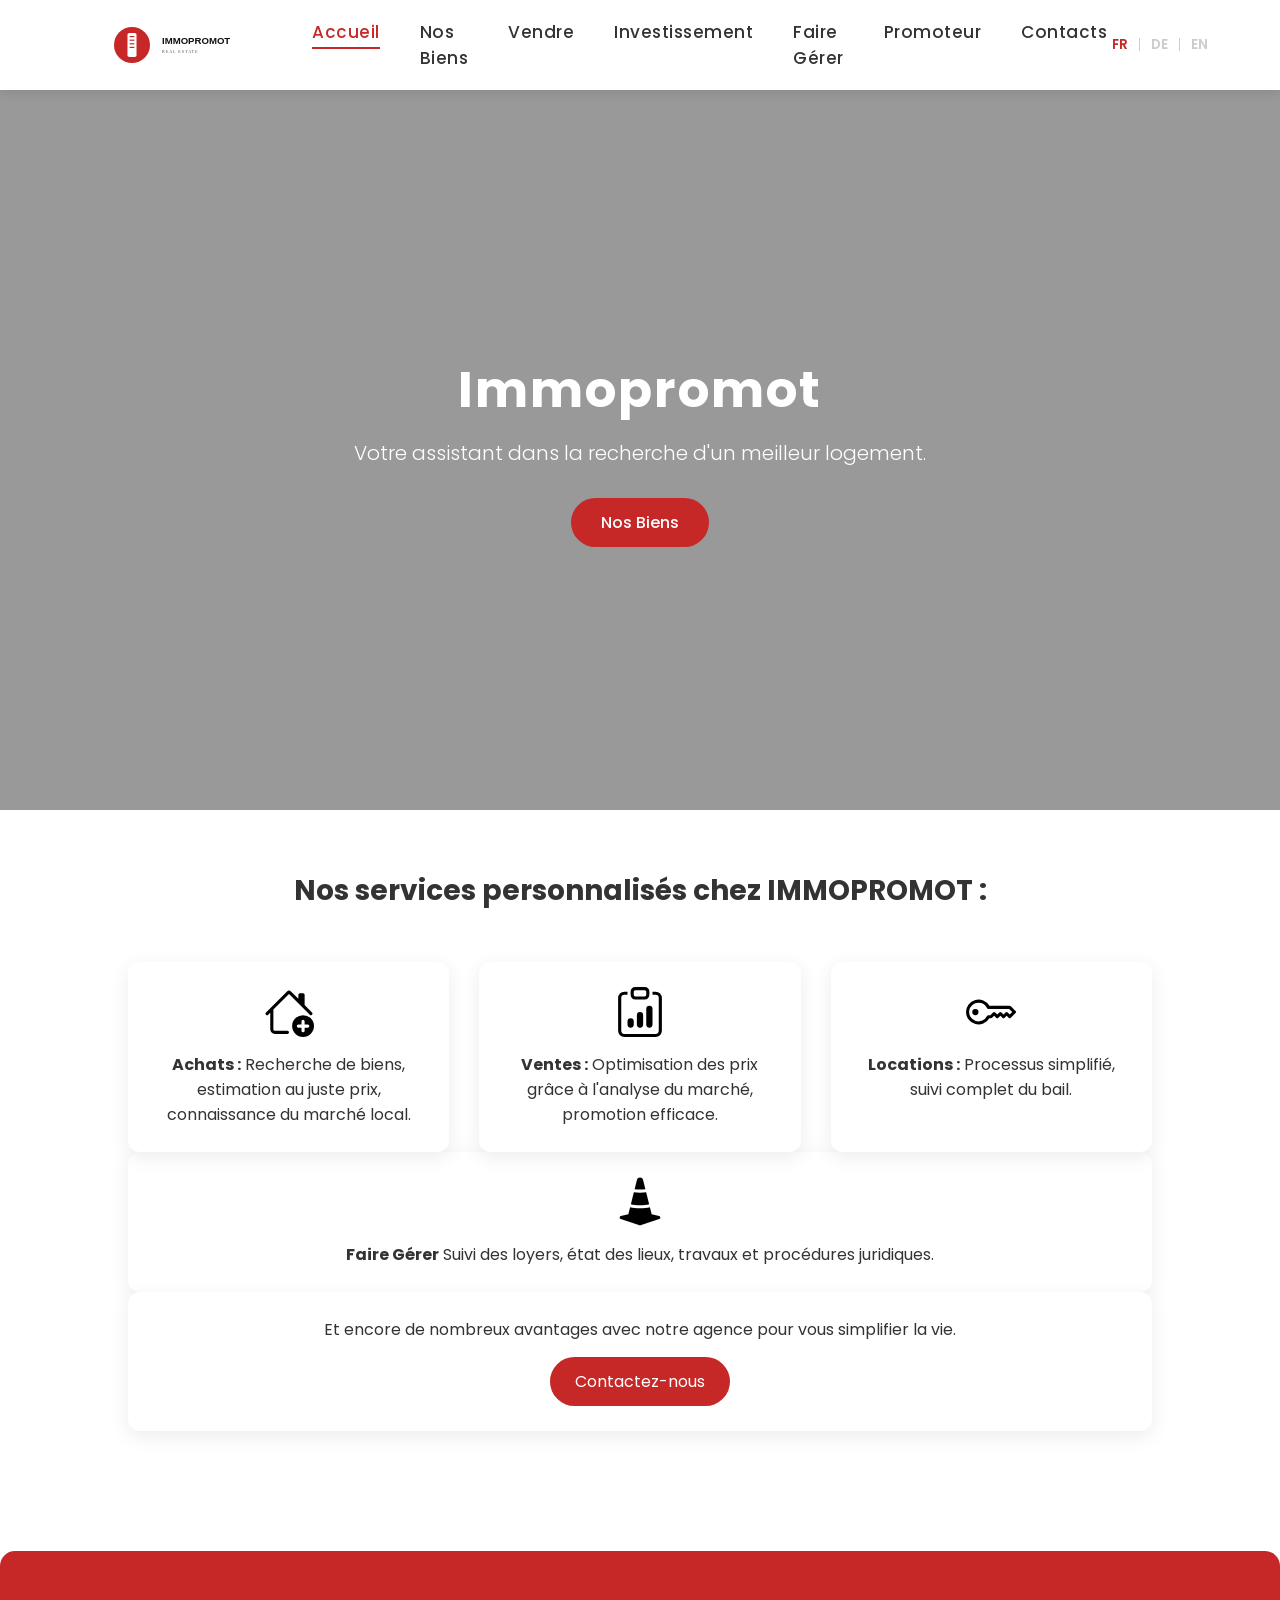
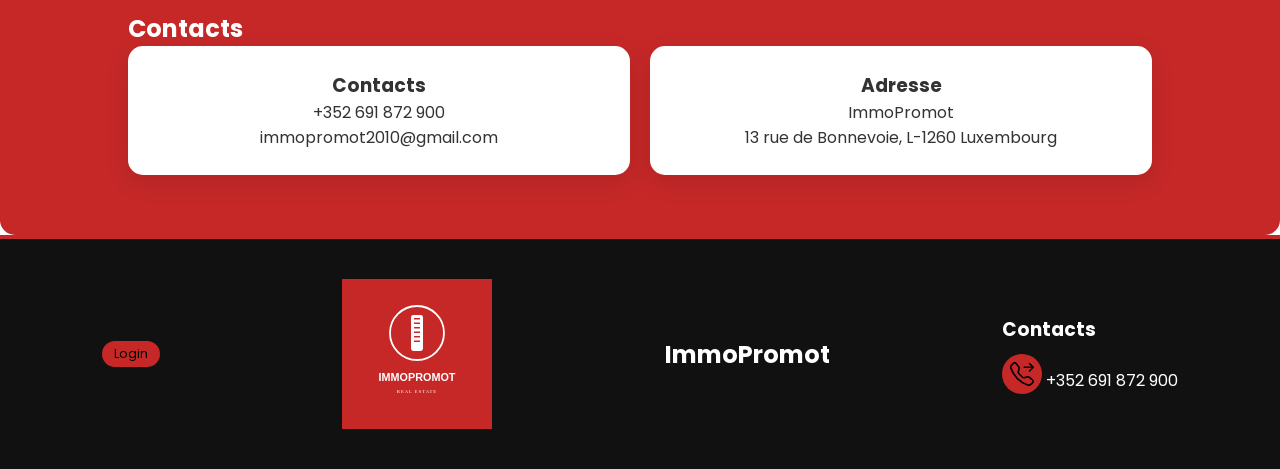
<file: index.html>
<!DOCTYPE html>
<html lang="fr">

<head>
    <meta charset="UTF-8" />
    <meta name="viewport" content="width=device-width, initial-scale=1" />
    <title>ImmoPromot</title>
    <link rel="icon" type="image/x-icon" href="./img/favicon.ico">
    <style>
        /* --- Grundreset und Font --- */
        @import url('https://fonts.googleapis.com/css2?family=Poppins:wght@300;400;500;600&display=swap');

        * {
            margin: 0;
            padding: 0;
            box-sizing: border-box;
            font-family: "Poppins", sans-serif;
        }

        body,
        html {
            width: 100%;
            margin: 0;
            padding: 0;
            background: #ffffff;
            color: #333;
            scroll-behavior: smooth;
        }

        /* --- HEADER --- */
        header {
            display: flex;
            justify-content: space-between;
            align-items: center;
            padding: 15px 8%;
            background: white;
            box-shadow: 0 3px 10px rgba(0, 0, 0, 0.1);
            position: sticky;
            top: 0;
            z-index: 1000;
        }

        #headerlogo {
            height: 60px;
        }

        nav#navmenu ul {
            display: flex;
            list-style: none;
            gap: 40px;
        }

        nav#navmenu a {
            text-decoration: none;
            color: #333;
            font-weight: 500;
            font-size: 17px;
            letter-spacing: 0.5px;
            position: relative;
            transition: 0.3s;
        }

        nav#navmenu a::after {
            content: "";
            position: absolute;
            width: 0%;
            height: 2px;
            background: #c62828;
            left: 0;
            bottom: -5px;
            transition: 0.3s;
        }

        nav#navmenu a:hover::after,
        nav#navmenu .active::after {
            width: 100%;
        }

        nav#navmenu a:hover,
        nav#navmenu .active {
            color: #c62828;
        }

        /* Sprach-Switcher Styling */
        .header-controls {
            display: flex;
            align-items: center;
            gap: 20px;
        }

        .lang-switcher {
            display: flex;
            align-items: center;
            gap: 5px;
            font-weight: 600;
            font-size: 14px;
        }

        .lang-btn {
            cursor: pointer;
            border: none;
            background: none;
            color: #ccc;
            transition: 0.3s;
            padding: 0 5px;
            font-weight: 600;
        }

        .lang-btn.active {
            color: #c62828;
        }

        .lang-divider {
            color: #ccc;
            font-weight: 300;
        }

        /* --- Hamburger Menü --- */
        #hamburger {
            cursor: pointer;
            width: 30px;
            height: 25px;
            display: none;
            flex-direction: column;
            justify-content: space-between;
            z-index: 1001;
        }

        #hamburger span {
            display: block;
            height: 3px;
            background: #c62828;
            border-radius: 2px;
            transition: 0.4s;
        }

        #hamburger.active span:nth-child(1) {
            transform: rotate(45deg) translate(5px, 5px);
        }

        #hamburger.active span:nth-child(2) {
            opacity: 0;
        }

        #hamburger.active span:nth-child(3) {
            transform: rotate(-45deg) translate(6px, -6px);
        }

        /* --- Overlay --- */
        #overlay {
            position: fixed;
            top: 0;
            left: 0;
            width: 100vw;
            height: 100vh;
            background: rgba(0, 0, 0, 0.4);
            opacity: 0;
            pointer-events: none;
            transition: 0.3s ease;
            z-index: 998;
        }

        #overlay.active {
            opacity: 1;
            pointer-events: auto;
        }

        /* --- HERO SECTION --- */
        #Background {
            height: 80vh;
            background: linear-gradient(rgba(0, 0, 0, 0.4), rgba(0, 0, 0, 0.4)),
                url("https://images.unsplash.com/photo-1560184897-ae75f418493e") no-repeat center/cover;
            display: flex;
            flex-direction: column;
            justify-content: center;
            align-items: center;
            text-align: center;
            color: white;
            padding: 0 5%;
        }

        #title h1 {
            font-size: 50px;
            letter-spacing: 2px;
        }

        #title h2 {
            font-weight: 300;
            font-size: 20px;
            margin-top: 10px;
        }

        #buttons {
            margin-top: 30px;
            display: flex;
            gap: 15px;
            flex-wrap: wrap;
            justify-content: center;
        }

        #buttons a {
            padding: 12px 30px;
            border-radius: 30px;
            background: #c62828;
            color: white;
            font-weight: 500;
            text-decoration: none;
            transition: 0.3s;
        }

        #buttons a:hover {
            background: #691d1d;
            transform: translateY(-2px);
        }

        /* --- INFO SECTION --- */
        #info {
            padding: 60px 10%;
        }

        #titleinfo {
            text-align: center;
            font-size: 28px;
            margin-bottom: 50px;
        }

        #infoblocks123 {
            display: flex;
            gap: 30px;
            flex-wrap: wrap;
            justify-content: center;
        }

        #infoblocks123>div,
        #infoblock4,
        #miniblock1 {
            background: white;
            border-radius: 12px;
            box-shadow: 0 5px 20px rgba(0, 0, 0, 0.08);
            padding: 25px;
            text-align: center;
            flex: 1 1 250px;
            display: flex;
            flex-direction: column;
            align-items: center;
        }

        #infoblocks123 img,
        #infoblock4 img,
        #miniblock1 img {
            width: 50px;
            height: 50px;
            margin-bottom: 15px;
        }

        .contact-btn {
            display: inline-block;
            margin-top: 15px;
            padding: 12px 25px;
            background-color: #c62828;
            color: white;
            text-decoration: none;
            border-radius: 30px;
            transition: 0.3s;
        }

        .contact-btn:hover {
            background-color: #892222;
            transform: translateY(-2px);
        }

        /* --- CONTACT SECTION --- */
        #supp {
            margin-top: 60px;
            padding: 60px 10%;
            background: #c62828;
            border-radius: 15px;
            color: white;
        }

        #contactboxes {
            display: flex;
            gap: 20px;
            flex-wrap: wrap;
            justify-content: center;
        }

        .contactbox {
            background: white;
            color: #333;
            padding: 25px;
            border-radius: 15px;
            flex: 1 1 250px;
            box-shadow: 0 8px 25px rgba(0, 0, 0, 0.1);
            text-align: center;
            transition: 0.3s;
        }

        /* --- FOOTER --- */
        footer {
            width: 100%;
            background: #111;
            color: white;
            padding: 40px 8%;
            display: flex;
            flex-wrap: wrap;
            justify-content: space-between;
            align-items: center;
            border-top: 4px solid #c62828;
        }

        footer>#logofooter {
            max-width: 150px;
            height: auto;
        }

        #contact {
            display: flex;
            flex-direction: column;
            gap: 10px;
        }

        #tel,
        #mail {
            width: 40px;
            height: 40px;
            background: #c62828;
            border-radius: 50%;
            display: inline-flex;
            justify-content: center;
            align-items: center;
        }

        #tel img,
        #mail img {
            width: 24px;
            height: 24px;
        }

        @media (max-width: 900px) {
            header {
                padding: 15px 5%;
            }

            #hamburger {
                display: flex;
            }

            nav#navmenu {
                position: fixed;
                top: 70px;
                left: 0;
                width: 100%;
                background: white;
                max-height: 0;
                overflow: hidden;
                transition: max-height 0.4s ease;
                z-index: 999;
            }

            nav#navmenu.active {
                max-height: 500px;
            }

            nav#navmenu.active ul {
                padding: 20px 0;
            }

            nav#navmenu ul {
                flex-direction: column;
                gap: 20px;
                padding: 0;
                text-align: center;
            }

            .header-controls {
                gap: 10px;
            }
        }

        .login-box {
            display: inline-block;
            padding: 4px 12px;
            background-color: #c62828;
            color: #000 !important;
            border-radius: 15px;
            font-size: 0.8rem;
            text-decoration: none;
            margin-right: 10px;
        }
    </style>
</head>

<body>
    <header>
        <img id="headerlogo" src="./img/new_logo_2.svg" alt="logo" />
        <nav id="navmenu">
            <ul>
                <li><a href="index.html" class="active" data-i18n="nav_home">Accueil</a></li>
                <li><a href="acheter_ou_louer.html" data-i18n="nav_acheter">Nos Biens</a></li>
                <li><a href="vendre.html" data-i18n="nav_vendre">Vendre</a></li>
                <li><a href="investissement.html" data-i18n="nav_invest">Investissement</a></li>
                <li><a href="faire_gerer.html" data-i18n="nav_gerer">Faire Gérer</a></li>
                <li><a href="promoteur.html" data-i18n="nav_promot">Promoteur</a></li>
                <li><a href="contacts.html" data-i18n="nav_contact">Contacts</a></li>
            </ul>
        </nav>

        <div class="header-controls">
            <div class="lang-switcher">
                <button onclick="changeLanguage('fr')" id="lang-fr" class="lang-btn">FR</button>
                <span class="lang-divider">|</span>
                <button onclick="changeLanguage('de')" id="lang-de" class="lang-btn">DE</button>
                <span class="lang-divider">|</span>
                <button onclick="changeLanguage('en')" id="lang-en" class="lang-btn">EN</button>
            </div>
            <div id="hamburger"><span></span><span></span><span></span></div>
        </div>
        <div id="overlay"></div>
    </header>

    <div id="Background">
        <div id="title">
            <h1>Immopromot</h1>
            <h2 data-i18n="hero_sub">Votre assistant dans la recherche d'un meilleur logement.</h2>
        </div>
        <div id="buttons">
            <a href="acheter_ou_louer.html" data-i18n="nav_acheter">Nos Biens</a>
        </div>
    </div>

    <div id="info">
        <h2 id="titleinfo" data-i18n="services_title">Nos services personnalisés chez IMMOPROMOT :</h2>
        <div id="infoblocks">
            <div id="infoblocks123">
                <div id="infoblock1">
                    <img src="./img/emotik/house-add.svg" alt="Maison">
                    <p><strong data-i18n="title_buy">Achats :</strong> <span data-i18n="service_1">Recherche de biens, estimation au juste prix, connaissance du marché local.</span></p>
                </div>
                <div id="infoblock2">
                    <img src="./img/emotik/clipboard-data.svg" alt="Analyse">
                    <p><strong data-i18n="title_sell">Ventes :</strong> <span data-i18n="service_2">Optimisation des prix grâce à l'analyse du marché, promotion efficace.</span></p>
                </div>
                <div id="infoblock3">
                    <img src="./img/emotik/key.svg" alt="Clé">
                    <p><strong data-i18n="title_rent">Locations :</strong> <span data-i18n="service_3">Processus simplifié, suivi complet du bail.</span></p>
                </div>
            </div>
            <div id="infoblock4">
                <img src="./img/emotik/cone-striped.svg" alt="Travaux">
                <p><strong data-i18n="nav_gerer">Gestion :</strong> <span data-i18n="service_4">Suivi des loyers, état des lieux, travaux et procédures juridiques.</span></p>
            </div>
            <div id="miniblock1">
                <p data-i18n="service_extra">Et encore de nombreux avantages avec notre agence pour vous simplifier la vie.</p>
                <a class="contact-btn" href="contacts.html" data-i18n="btn_contact_us">Contactez-nous</a>
            </div>
        </div>
    </div>

    <div id="supp">
        <h2 id="cont" data-i18n="nav_contact">Contactez-nous</h2>
        <div id="contactboxes">
            <div class="contactbox">
                <h3 data-i18n="nav_contact">Contact</h3>
                <p>+352 691 872 900</p>
                <p>immopromot2010@gmail.com</p>
            </div>
            <div class="contactbox">
                <h3 data-i18n="lbl_address">Adresse</h3>
                <p>ImmoPromot</p>
                <p>13 rue de Bonnevoie, L-1260 Luxembourg</p>
            </div>
        </div>
    </div>

    <footer>
        <a href="./admin/login.html" class="login-box">Login</a>
        <img id="logofooter" src="./img/new_logo_1.svg" alt="logo" />
        <h2 id="titlefooter">ImmoPromot</h2>
        <div id="contact">
            <h3 data-i18n="nav_contact">Contact</h3>
            <p><span id="tel"><img src="./img/emotik/telephone-forward.svg" alt="Tel"></span> +352 691 872 900</p>
        </div>
    </footer>

    <script>
        // Hamburger Menu Logic
        const hamburger = document.getElementById("hamburger");
        const nav = document.getElementById("navmenu");
        const overlay = document.getElementById("overlay");

        hamburger.addEventListener("click", () => {
            hamburger.classList.toggle("active");
            nav.classList.toggle("active");
            overlay.classList.toggle("active");
        });

        // Translation Logic
        const translations = {
            fr: {
                nav_home: "Accueil",
                nav_acheter: "Nos Biens",
                nav_vendre: "Vendre",
                nav_invest: "Investissement",
                nav_gerer: "Faire Gérer",
                nav_promot: "Promoteur",
                nav_contact: "Contacts",
                hero_sub: "Votre assistant dans la recherche d'un meilleur logement.",
                services_title: "Nos services personnalisés chez IMMOPROMOT :",
                title_buy: "Achats :",
                service_1: "Recherche de biens, estimation au juste prix, connaissance du marché local.",
                title_sell: "Ventes :",
                service_2: "Optimisation des prix grâce à l'analyse du marché, promotion efficace.",
                title_rent: "Locations :",
                service_3: "Processus simplifié, suivi complet du bail.",
                service_4: "Suivi des loyers, état des lieux, travaux et procédures juridiques.",
                service_extra: "Et encore de nombreux avantages avec notre agence pour vous simplifier la vie.",
                btn_contact_us: "Contactez-nous",
                lbl_address: "Adresse"
            },
            de: {
                nav_home: "Startseite",
                nav_acheter: "Immobilien",
                nav_vendre: "Verkaufen",
                nav_invest: "Investition",
                nav_gerer: "Verwalten lassen",
                nav_promot: "Bauträger",
                nav_contact: "Kontakt",
                hero_sub: "Ihr Partner bei der Suche nach dem perfekten Zuhause.",
                services_title: "Unsere persönlichen Dienstleistungen bei IMMOPROMOT:",
                title_buy: "Kauf:",
                service_1: "Immobiliensuche, marktgerechte Bewertung, lokale Marktkenntnis.",
                title_sell: "Verkauf:",
                service_2: "Preisoptimierung durch Marktanalyse, effektive Vermarktung.",
                title_rent: "Vermietung:",
                service_3: "Vereinfachter Prozess, vollständige Mietvertragsbetreuung.",
                service_4: "Miet- & Nebenkostenkontrolle, Abnahmen, Instandsetzung.",
                service_extra: "Und viele weitere Vorteile, um Ihnen das Leben leichter zu machen.",
                btn_contact_us: "Kontaktieren Sie uns",
                lbl_address: "Adresse"
            },
            en: {
                nav_home: "Home",
                nav_acheter: "Properties",
                nav_vendre: "Sell",
                nav_invest: "Investment",
                nav_gerer: "Management",
                nav_promot: "Developer",
                nav_contact: "Contact",
                hero_sub: "Your assistant in finding a better home.",
                services_title: "Our personalized services at IMMOPROMOT:",
                title_buy: "Buying:",
                service_1: "Property search, fair market valuation, local market expertise.",
                title_sell: "Sales:",
                service_2: "Price optimization through market analysis, effective promotion.",
                title_rent: "Rentals:",
                service_3: "Simplified process, full lease follow-up.",
                service_4: "Rent collection, inspections, maintenance, and legal support.",
                service_extra: "And many more advantages with our agency to simplify your life.",
                btn_contact_us: "Contact Us",
                lbl_address: "Address"
            }
        };

        function changeLanguage(lang) {
            localStorage.setItem('selectedLanguage', lang);
            applyLanguage();
        }

        function applyLanguage() {
            const lang = localStorage.getItem('selectedLanguage') || 'fr';
            document.querySelectorAll('.lang-btn').forEach(btn => {
                btn.classList.toggle('active', btn.id === `lang-${lang}`);
            });
            document.querySelectorAll('[data-i18n]').forEach(el => {
                const key = el.getAttribute('data-i18n');
                if (translations[lang] && translations[lang][key]) {
                    el.innerHTML = translations[lang][key];
                }
            });
        }

        document.addEventListener('DOMContentLoaded', applyLanguage);
    </script>
</body>

</html>
</file>
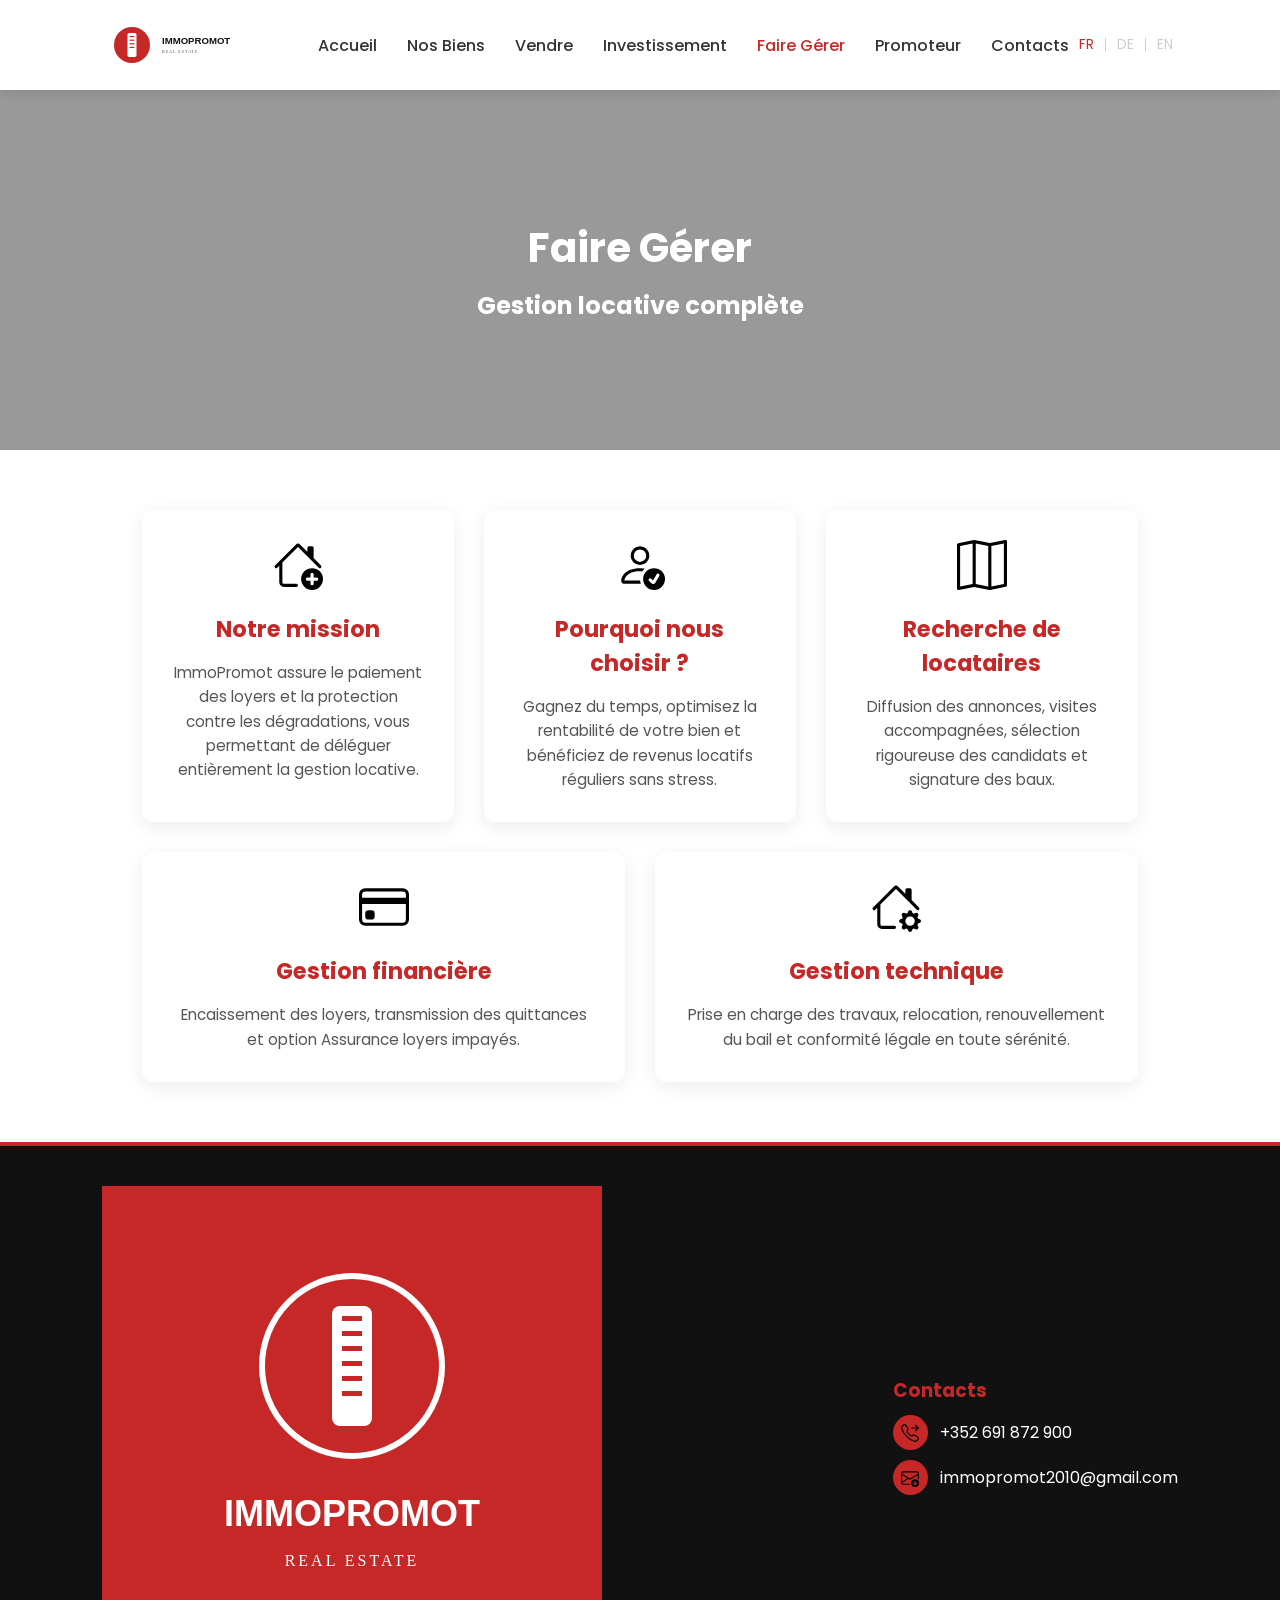
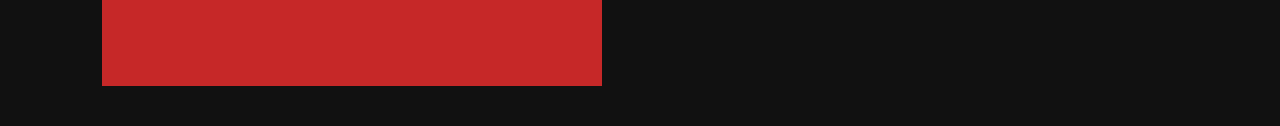
<file: faire_gerer.html>
<!DOCTYPE html>
<html lang="fr">

<head>
    <meta charset="UTF-8">
    <meta name="viewport" content="width=device-width, initial-scale=1.0">
    <meta name="format-detection" content="telephone=no">
    <title>Faire Gérer - ImmoPromot</title>
    <link rel="icon" type="image/x-icon" href="./img/favicon.ico">
    <style>
        @import url('https://fonts.googleapis.com/css2?family=Poppins:wght@300;400;500;600&display=swap');

        * {
            margin: 0;
            padding: 0;
            box-sizing: border-box;
            font-family: "Poppins", sans-serif;
        }

        body,
        html {
            width: 100%;
            background: #fff;
            color: #333;
            scroll-behavior: smooth;
        }

        /* Header & Navigation */
        header {
            display: flex;
            justify-content: space-between;
            align-items: center;
            padding: 15px 8%;
            background: white;
            box-shadow: 0 3px 10px rgba(0, 0, 0, 0.1);
            position: sticky;
            top: 0;
            z-index: 1000;
        }

        #headerlogo {
            height: 60px;
        }

        nav#navmenu ul {
            display: flex;
            list-style: none;
            gap: 30px;
        }

        nav#navmenu a {
            text-decoration: none;
            color: #333;
            font-weight: 500;
            transition: 0.3s;
        }

        nav#navmenu a:hover,
        nav#navmenu .active {
            color: #c62828;
        }

        /* Sprach-Switcher */
        .header-controls {
            display: flex;
            align-items: center;
            gap: 20px;
        }

        .lang-switcher {
            display: flex;
            align-items: center;
            gap: 5px;
            font-weight: 600;
            font-size: 14px;
        }

        .lang-btn {
            cursor: pointer;
            border: none;
            background: none;
            color: #ccc;
            transition: 0.3s;
            padding: 0 5px;
        }

        .lang-btn.active {
            color: #c62828;
        }

        .lang-divider {
            color: #ccc;
            font-weight: 300;
            cursor: default;
        }

        /* Mobile & Hamburger Animation */
        #hamburger {
            display: none;
            flex-direction: column;
            gap: 6px;
            cursor: pointer;
            z-index: 1001;
        }

        #hamburger span {
            width: 28px;
            height: 3px;
            background: #c62828;
            border-radius: 2px;
            transition: 0.3s ease-in-out;
        }

        /* Verwandelt Hamburger in ein 'X' wenn aktiv */
        #hamburger.active span:nth-child(1) {
            transform: translateY(9px) rotate(45deg);
        }

        #hamburger.active span:nth-child(2) {
            opacity: 0;
        }

        #hamburger.active span:nth-child(3) {
            transform: translateY(-9px) rotate(-45deg);
        }

        @media (max-width: 1100px) {
            #hamburger {
                display: flex;
            }

            nav#navmenu {
                position: fixed;
                top: 70px;
                left: 0;
                width: 100%;
                background: white;
                max-height: 0;
                overflow: hidden;
                transition: 0.4s ease-in-out;
                z-index: 1000;
            }

            nav#navmenu.active {
                max-height: 600px;
                box-shadow: 0 5px 15px rgba(0, 0, 0, 0.1);
            }

            nav#navmenu ul {
                flex-direction: column;
                text-align: center;
                padding: 20px 0;
            }
        }

        /* Hero */
        #Background {
            height: 40vh;
            background: linear-gradient(rgba(0, 0, 0, 0.4), rgba(0, 0, 0, 0.4)),
                url("https://images.unsplash.com/photo-1560184897-ae75f418493e") no-repeat center/cover;
            display: flex;
            flex-direction: column;
            justify-content: center;
            align-items: center;
            color: white;
            text-align: center;
            padding: 0 20px;
        }

        #Background h1 {
            font-size: 2.5rem;
            margin-bottom: 10px;
        }

        /* Content Blocks */
        #gestion-container {
            max-width: 1200px;
            margin: 60px auto;
            display: flex;
            flex-wrap: wrap;
            gap: 30px;
            padding: 0 8%;
            justify-content: center;
        }

        .gestion-block {
            background: #fff;
            flex: 1 1 300px;
            padding: 30px;
            border-radius: 12px;
            box-shadow: 0 5px 20px rgba(0, 0, 0, 0.08);
            text-align: center;
            transition: 0.3s transform ease, 0.3s box-shadow ease;
        }

        .gestion-block:hover {
            transform: translateY(-8px);
            box-shadow: 0 8px 25px rgba(0, 0, 0, 0.12);
        }

        .gestion-block h2 {
            color: #c62828;
            margin-bottom: 15px;
            font-size: 1.4rem;
        }

        .gestion-block p {
            font-size: 0.95rem;
            line-height: 1.6;
            color: #555;
        }

        .gestion-block img {
            width: 50px;
            height: 50px;
            margin-bottom: 15px;
        }

        /* Footer */
        footer {
            background: #111;
            color: white;
            padding: 40px 8%;
            display: flex;
            flex-wrap: wrap;
            justify-content: space-between;
            align-items: center;
            gap: 20px;
            border-top: 4px solid #c62828;
        }

        .footer-item {
            display: flex;
            align-items: center;
            gap: 12px;
            margin-top: 10px;
        }

        .footer-icon {
            width: 35px;
            height: 35px;
            background: #c62828;
            border-radius: 50%;
            display: flex;
            justify-content: center;
            align-items: center;
        }

        .footer-icon img {
            width: 18px;
            height: 18px;
        }
    </style>
</head>

<body>
    <header>
        <img id="headerlogo" src="./img/new_logo_2.svg" alt="logo" />
        <nav id="navmenu">
            <ul>
                <li><a href="index.html" data-i18n="nav_home">Accueil</a></li>
                <li><a href="acheter_ou_louer.html" data-i18n="nav_acheter">Nos Biens</a></li>
                <li><a href="vendre.html" data-i18n="nav_vendre">Vendre</a></li>
                <li><a href="investissement.html" data-i18n="nav_invest">Investissement</a></li>
                <li><a href="faire_gerer.html" class="active" data-i18n="nav_gerer">Faire Gérer</a></li>
                <li><a href="promoteur.html" data-i18n="nav_promot">Promoteur</a></li>
                <li><a href="contacts.html" data-i18n="nav_contact">Contacts</a></li>
            </ul>
        </nav>
        <div class="header-controls">
            <div class="lang-switcher">
                <button onclick="window.changeLanguage('fr')" id="lang-fr" class="lang-btn">FR</button>
                <span class="lang-divider">|</span>
                <button onclick="window.changeLanguage('de')" id="lang-de" class="lang-btn">DE</button>
                <span class="lang-divider">|</span>
                <button onclick="window.changeLanguage('en')" id="lang-en" class="lang-btn">EN</button>
            </div>
            <div id="hamburger"><span></span><span></span><span></span></div>
        </div>
    </header>

    <div id="Background">
        <h1 data-i18n="nav_gerer">Faire Gérer</h1>
        <h2 data-i18n="gerer_subtitle">Gestion locative complète</h2>
    </div>

    <div id="gestion-container">
        <div class="gestion-block">
            <img src="./img/emotik/faire/house-add.svg" alt="mission">
            <h2 data-i18n="title_mission">Notre mission</h2>
            <p data-i18n="desc_mission">ImmoPromot assure le paiement des loyers et la protection contre les dégradations, vous permettant de déléguer entièrement la gestion locative.</p>
        </div>

        <div class="gestion-block">
            <img src="./img/emotik/faire/person-check.svg" alt="why">
            <h2 data-i18n="title_why">Pourquoi nous choisir ?</h2>
            <p data-i18n="desc_why">Gagnez du temps, optimisez la rentabilité de votre bien und bénéficiez de revenus locatifs réguliers sans stress.</p>
        </div>

        <div class="gestion-block">
            <img src="./img/emotik/faire/map.svg" alt="search">
            <h2 data-i18n="title_search">Recherche de locataires</h2>
            <p data-i18n="desc_search">Diffusion des annonces, visites accompagnées, sélection rigoureuse des candidats et signature des baux.</p>
        </div>

        <div class="gestion-block">
            <img src="./img/emotik/faire/credit-card.svg" alt="finance">
            <h2 data-i18n="title_finance">Gestion financière</h2>
            <p data-i18n="desc_finance">Encaissement des loyers, transmission des quittances et option Assurance loyers impayés.</p>
        </div>

        <div class="gestion-block">
            <img src="./img/emotik/faire/house-gear.svg" alt="tech">
            <h2 data-i18n="title_tech">Gestion technique</h2>
            <p data-i18n="desc_tech">Prise en charge des travaux, relocation, renouvellement du bail et conformité légale en toute sérénité.</p>
        </div>
    </div>

    <footer>
        <img id="logofooter" src="./img/new_logo_1.svg" alt="logo" />
        <div id="contact-footer-info">
            <h3 data-i18n="nav_contact" style="color: #c62828;">Contact</h3>
            <div class="footer-item">
                <div class="footer-icon"><img src="./img/emotik/telephone-forward.svg" alt="tel"></div>
                <p>+352 691 872 900</p>
            </div>
            <div class="footer-item">
                <div class="footer-icon"><img src="./img/emotik/envelope-arrow-down.svg" alt="mail"></div>
                <p>immopromot2010@gmail.com</p>
            </div>
        </div>
    </footer>

    <script>
        const translations = {
            fr: {
                nav_home: "Accueil", nav_acheter: "Nos Biens", nav_vendre: "Vendre", nav_invest: "Investissement", nav_gerer: "Faire Gérer", nav_promot: "Promoteur", nav_contact: "Contacts",
                gerer_subtitle: "Gestion locative complète",
                title_mission: "Notre mission", desc_mission: "ImmoPromot assure le paiement des loyers et la protection contre les dégradations, vous permettant de déléguer entièrement la gestion locative.",
                title_why: "Pourquoi nous choisir ?", desc_why: "Gagnez du temps, optimisez la rentabilité de votre bien et bénéficiez de revenus locatifs réguliers sans stress.",
                title_search: "Recherche de locataires", desc_search: "Diffusion des annonces, visites accompagnées, sélection rigoureuse des candidats et signature des baux.",
                title_finance: "Gestion financière", desc_finance: "Encaissement des loyers, transmission des quittances et option Assurance loyers impayés.",
                title_tech: "Gestion technique", desc_tech: "Prise en charge des travaux, relocation, renouvellement du bail et conformité légale en toute sérénité."
            },
            de: {
                nav_home: "Startseite", nav_acheter: "Kaufen / Mieten", nav_vendre: "Verkaufen", nav_invest: "Investition", nav_gerer: "Verwalten lassen", nav_promot: "Bauträger", nav_contact: "Kontakt",
                gerer_subtitle: "Vollständige Mietverwaltung",
                title_mission: "Unsere Mission", desc_mission: "ImmoPromot stellt die Mietzahlungen und den Schutz vor Schäden sicher, sodass Sie die Mietverwaltung vollständig delegieren können.",
                title_why: "Warum uns wählen?", desc_why: "Sparen Sie Zeit, optimieren Sie die Rentabilität Ihrer Immobilie und genießen Sie regelmäßige Mieteinnahmen ohne Stress.",
                title_search: "Mietersuche", desc_search: "Veröffentlichung von Anzeigen, begleitete Besichtigungen, strenge Mieterauswahl und Mietvertragsunterzeichnung.",
                title_finance: "Finanzverwaltung", desc_finance: "Mieteinzug, Übermittlung von Quittungen und Option auf Mietausfallversicherung.",
                title_tech: "Technische Verwaltung", desc_tech: "Abwicklung von Reparaturen, Neuvermietung, Vertragsverlängerungen und rechtliche Konformität."
            },
            en: {
                nav_home: "Home", nav_acheter: "Buy / Rent", nav_vendre: "Sell", nav_invest: "Investment", nav_gerer: "Management", nav_promot: "Developer", nav_contact: "Contact",
                gerer_subtitle: "Full rental management",
                title_mission: "Our Mission", desc_mission: "ImmoPromot ensures rent payments and protection against damage, allowing you to fully delegate property management.",
                title_why: "Why Choose Us?", desc_why: "Save time, optimize your property's profitability, and enjoy regular rental income without stress.",
                title_search: "Tenant Search", desc_search: "Ad distribution, guided viewings, rigorous tenant selection, and lease signing.",
                title_finance: "Financial Management", desc_finance: "Rent collection, receipt delivery, and rent guarantee insurance options.",
                title_tech: "Technical Management", desc_tech: "Handling repairs, re-letting, lease renewals, and legal compliance with peace of mind."
            }
        };

        window.changeLanguage = function(lang) {
            localStorage.setItem('selectedLanguage', lang);
            applyLanguage();
        }

        function applyLanguage() {
            const lang = localStorage.getItem('selectedLanguage') || 'fr';
            
            // OPTIMIERUNG: Setzt das globale HTML lang-Attribut passend um
            document.documentElement.lang = lang;

            document.querySelectorAll('.lang-btn').forEach(btn => btn.classList.toggle('active', btn.id === `lang-${lang}`));
            document.querySelectorAll('[data-i18n]').forEach(el => {
                const key = el.getAttribute('data-i18n');
                if (translations[lang] && translations[lang][key]) el.textContent = translations[lang][key];
            });
        }

        document.addEventListener('DOMContentLoaded', applyLanguage);

        // Hamburger Menu Toggle mit Icon-Animation
        const hamburger = document.getElementById("hamburger");
        const nav = document.getElementById("navmenu");
        
        hamburger.addEventListener("click", () => {
            hamburger.classList.toggle("active");
            nav.classList.toggle("active");
        });

        // Schließt das Menü (und setzt das Icon zurück), wenn ein Nav-Link geklickt wird
        document.querySelectorAll("nav#navmenu a").forEach(link => {
            link.addEventListener("click", () => {
                hamburger.classList.remove("active");
                nav.classList.remove("active");
            });
        });
    </script>
</body>

</html>
</file>
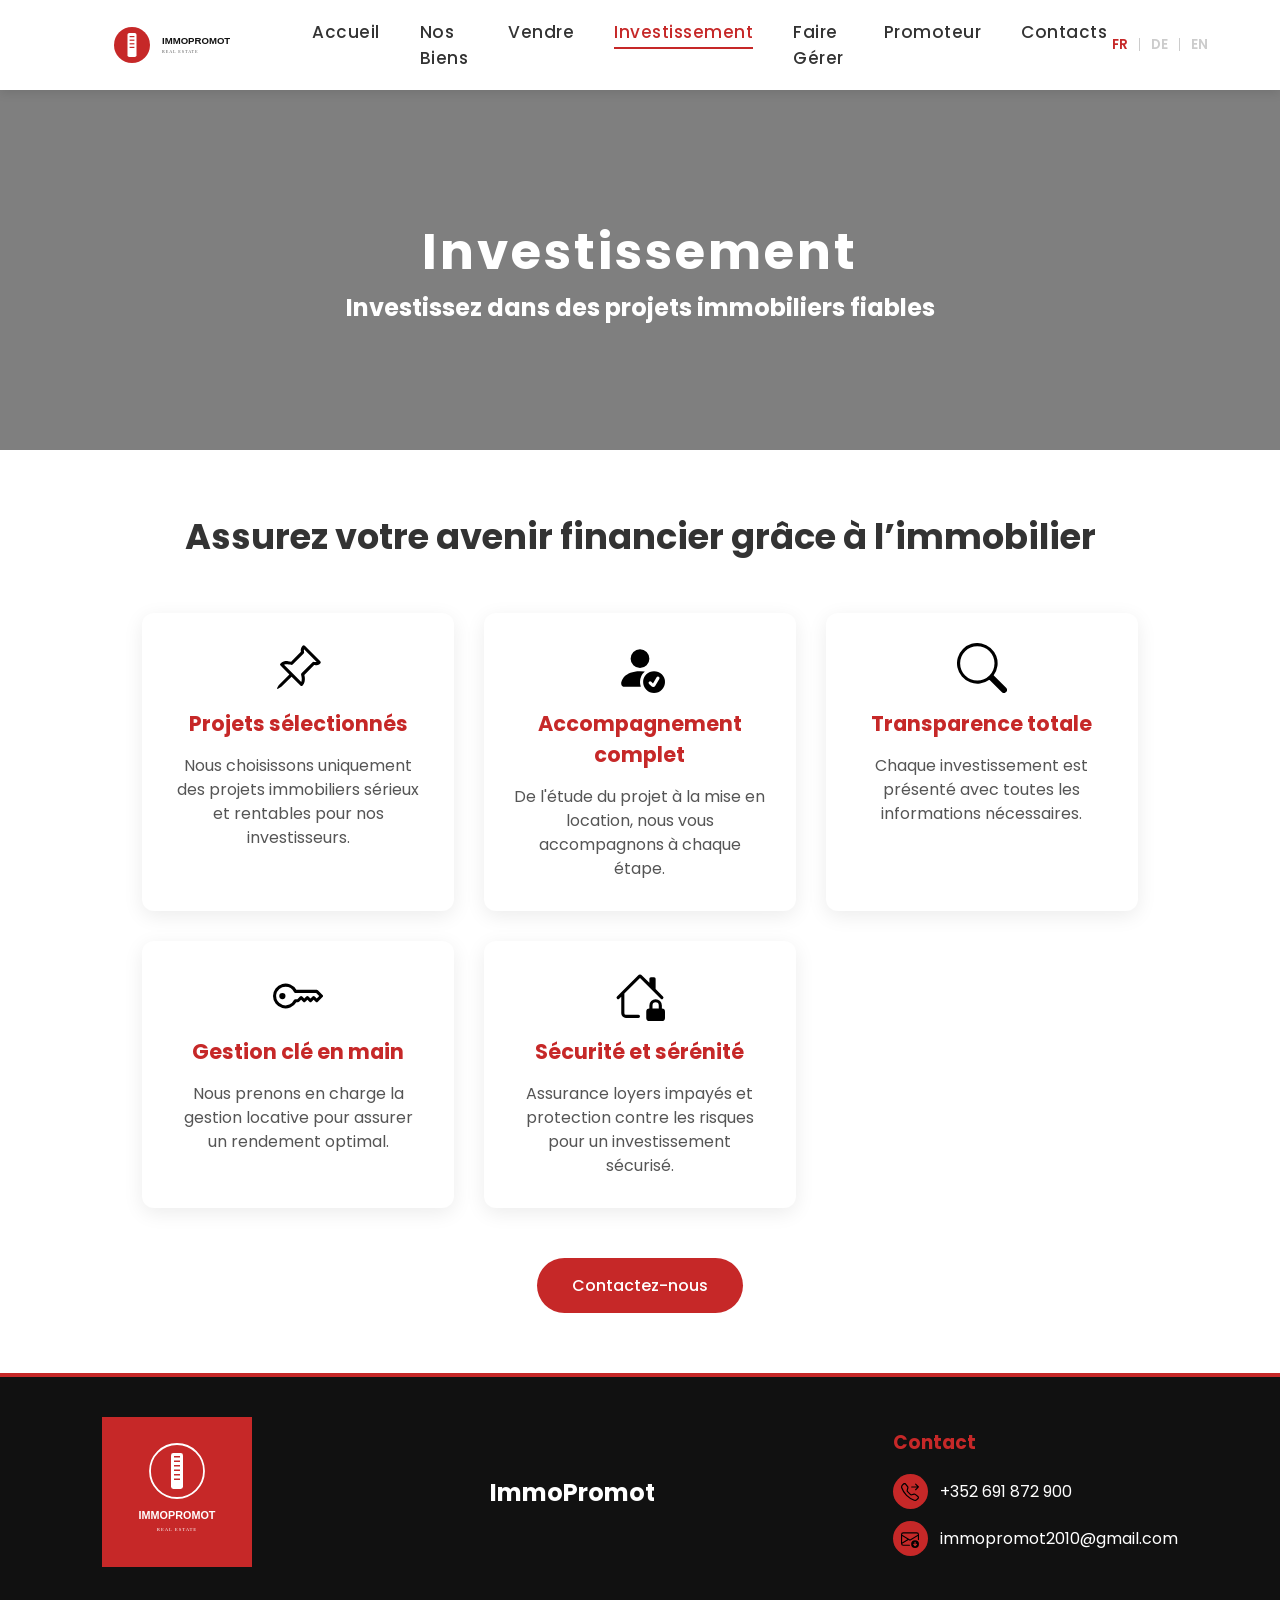
<file: investissement.html>
<!DOCTYPE html>
<html lang="fr">

<head>
    <meta charset="UTF-8">
    <meta name="viewport" content="width=device-width, initial-scale=1.0">
    <meta name="format-detection" content="telephone=no">
    <title>Investissement - ImmoPromot</title>
    <link rel="icon" type="image/x-icon" href="./img/favicon.ico">
    <style>
        @import url('https://fonts.googleapis.com/css2?family=Poppins:wght@300;400;500;600&display=swap');

        /* Grundstil */
        * {
            margin: 0;
            padding: 0;
            box-sizing: border-box;
            font-family: "Poppins", sans-serif;
        }

        body,
        html {
            width: 100%;
            background: #fff;
            color: #333;
        }

        /* Header */
        header {
            display: flex;
            justify-content: space-between;
            align-items: center;
            padding: 15px 8%;
            background: white;
            box-shadow: 0 3px 10px rgba(0, 0, 0, 0.1);
            position: sticky;
            top: 0;
            z-index: 1000;
        }

        #headerlogo {
            height: 60px;
        }

        nav#navmenu ul {
            display: flex;
            list-style: none;
            gap: 40px;
        }

        nav#navmenu a {
            text-decoration: none;
            color: #333;
            font-weight: 500;
            font-size: 17px;
            letter-spacing: 0.5px;
            position: relative;
            transition: 0.3s;
        }

        nav#navmenu a::after {
            content: "";
            position: absolute;
            width: 0%;
            height: 2px;
            background: #c62828;
            left: 0;
            bottom: -5px;
            transition: 0.3s;
        }

        nav#navmenu a:hover::after,
        nav#navmenu .active::after {
            width: 100%;
        }

        nav#navmenu a:hover,
        nav#navmenu .active {
            color: #c62828;
        }

        /* Sprach-Switcher Styling */
        .header-controls {
            display: flex;
            align-items: center;
            gap: 20px;
        }

        .lang-switcher {
            display: flex;
            align-items: center;
            gap: 5px;
            font-weight: 600;
            font-size: 14px;
        }

        .lang-btn {
            cursor: pointer;
            border: none;
            background: none;
            color: #ccc;
            transition: 0.3s;
            padding: 0 5px;
            font-weight: 600;
        }

        .lang-btn.active {
            color: #c62828;
        }

        .lang-divider {
            color: #ccc;
            font-weight: 300;
        }

        /* Hamburger & Mobile Menu */
        #hamburger {
            display: none;
            flex-direction: column;
            gap: 6px;
            cursor: pointer;
            z-index: 1100;
        }

        #hamburger span {
            width: 28px;
            height: 3px;
            background: #c62828;
            border-radius: 2px;
            transition: 0.4s;
        }

        #hamburger.active span:nth-child(1) {
            transform: rotate(45deg) translate(5px, 5px);
        }

        #hamburger.active span:nth-child(2) {
            opacity: 0;
        }

        #hamburger.active span:nth-child(3) {
            transform: rotate(-45deg) translate(5px, -5px);
        }

        #overlay {
            position: fixed;
            top: 0;
            left: 0;
            width: 100vw;
            height: 100vh;
            background: rgba(0, 0, 0, 0.4);
            opacity: 0;
            pointer-events: none;
            transition: 0.3s;
            z-index: 900;
        }

        #overlay.active {
            opacity: 1;
            pointer-events: auto;
        }

        @media(max-width:900px) {
            #hamburger {
                display: flex;
            }

            nav#navmenu {
                position: fixed;
                top: 70px;
                left: 0;
                width: 100%;
                background: white;
                max-height: 0;
                overflow: hidden;
                transition: max-height 0.4s ease;
                z-index: 1000;
            }

            nav#navmenu.active {
                max-height: 500px;
                box-shadow: 0 5px 15px rgba(0, 0, 0, 0.1);
            }

            nav#navmenu ul {
                flex-direction: column;
                text-align: center;
                padding: 20px 0;
                gap: 20px;
            }

            .header-controls {
                gap: 10px;
            }
        }

        /* Hero Background */
        #Background {
            height: 40vh;
            background: linear-gradient(rgba(0, 0, 0, 0.5), rgba(0, 0, 0, 0.5)),
                url("https://images.unsplash.com/photo-1560184897-ae75f418493e") no-repeat center/cover;
            display: flex;
            flex-direction: column;
            justify-content: center;
            align-items: center;
            text-align: center;
            color: white;
        }

        #Background h1 {
            font-size: 50px;
            letter-spacing: 3px;
        }

        /* Main Content */
        main {
            padding: 60px 8%;
            max-width: 1200px;
            margin: 0 auto;
        }

        h1.main-title {
            text-align: center;
            margin-bottom: 50px;
            font-size: 2.2rem;
            color: #333;
        }

        .invest-blocks {
            display: grid;
            grid-template-columns: repeat(auto-fit, minmax(280px, 1fr));
            gap: 30px;
        }

        .invest-block {
            background: #fff;
            padding: 30px;
            border-radius: 12px;
            box-shadow: 0 5px 20px rgba(0, 0, 0, 0.08);
            transition: all 0.3s ease;
            text-align: center;
        }

        .invest-block:hover {
            transform: translateY(-8px);
            box-shadow: 0 10px 30px rgba(0, 0, 0, 0.15);
        }

        .invest-block h2 {
            margin-bottom: 15px;
            color: #c62828;
            font-size: 1.3rem;
        }

        .invest-block p {
            line-height: 1.5;
            color: #555;
        }

        .invest-block img {
            width: 50px;
            height: 50px;
            display: block;
            margin: 0 auto 15px;
        }

        .contact-button-container {
            text-align: center;
            margin-top: 50px;
        }

        .contact-button {
            background: #c62828;
            color: white;
            text-decoration: none;
            padding: 15px 35px;
            border-radius: 30px;
            font-weight: 500;
            transition: 0.3s;
            display: inline-block;
        }

        .contact-button:hover {
            background: #871e1e;
            transform: translateY(-3px);
            box-shadow: 0 8px 20px rgba(0, 0, 0, 0.2);
        }

        /* Footer */
        footer {
            background: #111;
            color: white;
            padding: 40px 8%;
            display: flex;
            flex-wrap: wrap;
            justify-content: space-between;
            align-items: center;
            border-top: 4px solid #c62828;
        }

        #logofooter {
            max-width: 150px;
        }

        #contact-footer-info {
            display: flex;
            flex-direction: column;
            gap: 12px;
        }

        .footer-item {
            display: flex;
            align-items: center;
            gap: 12px;
        }

        .footer-item p {
            color: white !important;
            margin: 0;
            text-decoration: none;
        }

        .footer-icon {
            width: 35px;
            height: 35px;
            background: #c62828;
            border-radius: 50%;
            display: flex;
            justify-content: center;
            align-items: center;
            }

        .footer-icon img {
            width: 18px;
        }

        @media(max-width:900px) {
            #Background h1 {
                font-size: 35px;
            }

            footer {
                flex-direction: column;
                text-align: center;
                gap: 30px;
            }

            #contact-footer-info {
                align-items: center;
            }
        }
    </style>
</head>

<body>

    <header>
        <img id="headerlogo" src="./img/new_logo_2.svg" alt="logo" />
        <nav id="navmenu">
            <ul>
                <li><a href="index.html" data-i18n="nav_home">Accueil</a></li>
                <li><a href="acheter_ou_louer.html" data-i18n="nav_acheter">Nos Biens</a></li>
                <li><a href="vendre.html" data-i18n="nav_vendre">Vendre</a></li>
                <li><a href="investissement.html" class="active" data-i18n="nav_invest">Investissement</a></li>
                <li><a href="faire_gerer.html" data-i18n="nav_gerer">Faire Gérer</a></li>
                <li><a href="promoteur.html" data-i18n="nav_promot">Promoteur</a></li>
                <li><a href="contacts.html" data-i18n="nav_contact">Contacts</a></li>
            </ul>
        </nav>

        <div class="header-controls">
            <div class="lang-switcher">
                <button onclick="changeLanguage('fr')" id="lang-fr" class="lang-btn">FR</button>
                <span class="lang-divider">|</span>
                <button onclick="changeLanguage('de')" id="lang-de" class="lang-btn">DE</button>
                <span class="lang-divider">|</span>
                <button onclick="changeLanguage('en')" id="lang-en" class="lang-btn">EN</button>
            </div>
            <div id="hamburger"><span></span><span></span><span></span></div>
        </div>
        <div id="overlay"></div>
    </header>

    <div id="Background">
        <h1 data-i18n="nav_invest">Investissement</h1>
        <h2 data-i18n="invest_hero_sub">Investissez dans des projets immobiliers fiables</h2>
    </div>

    <main>
        <h1 class="main-title" data-i18n="invest_main_title">Assurez votre avenir financier grâce à l’immobilier</h1>

        <div class="invest-blocks">
            <div class="invest-block">
                <img src="./img/emotik/invest/pin-angle.svg" alt="pin">
                <h2 data-i18n="invest_block1_t">Projets sélectionnés</h2>
                <p data-i18n="invest_block1_p">Nous choisissons uniquement des projets immobiliers sérieux et rentables pour nos investisseurs.</p>
            </div>

            <div class="invest-block">
                <img src="./img/emotik/invest/person-fill-check.svg" alt="person">
                <h2 data-i18n="invest_block2_t">Accompagnement complet</h2>
                <p data-i18n="invest_block2_p">De l'étude du projet à la mise en location, nous vous accompagnons à chaque étape.</p>
            </div>

            <div class="invest-block">
                <img src="./img/emotik/invest/search.svg" alt="transperence">
                <h2 data-i18n="invest_block3_t">Transparence totale</h2>
                <p data-i18n="invest_block3_p">Chaque investissement est présenté avec toutes les informations nécessaires.</p>
            </div>

            <div class="invest-block">
                <img src="./img/emotik/invest/key.svg" alt="key">
                <h2 data-i18n="invest_block4_t">Gestion clé en main</h2>
                <p data-i18n="invest_block4_p">Nous prenons en charge la gestion locative pour assurer un rendement optimal.</p>
            </div>

            <div class="invest-block">
                <img src="./img/emotik/invest/house-lock.svg" alt="secure">
                <h2 data-i18n="invest_block5_t">Sécurité et sérénité</h2>
                <p data-i18n="invest_block5_p">Assurance loyers impayés et protection contre les risques pour un investissement sécurisé.</p>
            </div>
        </div>

        <div class="contact-button-container">
            <a href="contacts.html" class="contact-button" data-i18n="btn_contact_us">Contactez-nous</a>
        </div>
    </main>

    <footer>
        <img id="logofooter" src="./img/new_logo_1.svg" alt="logo" />
        <h2 id="titlefooter">ImmoPromot</h2>
        <div id="contact-footer-info">
            <h3 style="color:#c62828; margin-bottom:5px;" data-i18n="footer_contact_title">Contact</h3>
            <div class="footer-item">
                <div class="footer-icon"><img src="./img/emotik/telephone-forward.svg" alt="tel"></div>
                <p>+352 691 872 900</p>
            </div>
            <div class="footer-item">
                <div class="footer-icon"><img src="./img/emotik/envelope-arrow-down.svg" alt="mail"></div>
                <p>immopromot2010@gmail.com</p>
            </div>
        </div>
    </footer>

    <script>
        const hamburger = document.getElementById("hamburger");
        const nav = document.getElementById("navmenu");
        const overlay = document.getElementById("overlay");

        hamburger.addEventListener("click", () => {
            hamburger.classList.toggle("active");
            nav.classList.toggle("active");
            overlay.classList.toggle("active");
        });

        overlay.addEventListener("click", () => {
            hamburger.classList.remove("active");
            nav.classList.remove("active");
            overlay.classList.remove("active");
        });

        // Translations Logic
        const translations = {
            fr: {
                nav_home: "Accueil",
                nav_acheter: "Nos Biens",
                nav_vendre: "Vendre",
                nav_invest: "Investissement",
                nav_gerer: "Faire Gérer",
                nav_promot: "Promoteur",
                nav_contact: "Contacts",
                invest_hero_sub: "Investissez dans des projets immobiliers fiables",
                invest_main_title: "Assurez votre avenir financier grâce à l’immobilier",
                invest_block1_t: "Projets sélectionnés",
                invest_block1_p: "Nous choisissons uniquement des projets immobiliers sérieux et rentables pour nos investisseurs.",
                invest_block2_t: "Accompagnement complet",
                invest_block2_p: "De l'étude du projet à la mise en location, nous vous accompagnons à chaque étape.",
                invest_block3_t: "Transparence totale",
                invest_block3_p: "Chaque investissement est présenté avec toutes les informations nécessaires.",
                invest_block4_t: "Gestion clé en main",
                invest_block4_p: "Nous prenons en charge la gestion locative pour assurer un rendement optimal.",
                invest_block5_t: "Sécurité et sérénité",
                invest_block5_p: "Assurance loyers impayés et protection contre les risques pour un investissement sécurisé.",
                btn_contact_us: "Contactez-nous",
                footer_contact_title: "Contact"
            },
            de: {
                nav_home: "Startseite",
                nav_acheter: "Immobilien",
                nav_vendre: "Verkaufen",
                nav_invest: "Investition",
                nav_gerer: "Verwalten lassen",
                nav_promot: "Bauträger",
                nav_contact: "Kontakt",
                invest_hero_sub: "Investieren Sie in zuverlässige Immobilienprojekte",
                invest_main_title: "Sichern Sie Ihre finanzielle Zukunft durch Immobilien",
                invest_block1_t: "Ausgewählte Projekte",
                invest_block1_p: "Wir wählen nur seriöse und rentable Immobilienprojekte für unsere Investoren aus.",
                invest_block2_t: "Vollständige Begleitung",
                invest_block2_p: "Von der Projektstudie bis zur Vermietung unterstützen wir Sie bei jedem Schritt.",
                invest_block3_t: "Vollständige Transparenz",
                invest_block3_p: "Jede Investition wird mit allen notwendigen Informationen präsentiert.",
                invest_block4_t: "Schlüsselfertige Verwaltung",
                invest_block4_p: "Wir übernehmen die Mietverwaltung, um eine optimale Rendite zu gewährleisten.",
                invest_block5_t: "Sicherheit und Gelassenheit",
                invest_block5_p: "Mietwohnungsausfallversicherung und Risikoschutz für eine sichere Investition.",
                btn_contact_us: "Kontaktieren Sie uns",
                footer_contact_title: "Kontakt"
            },
            en: {
                nav_home: "Home",
                nav_acheter: "Properties",
                nav_vendre: "Sell",
                nav_invest: "Investment",
                nav_gerer: "Management",
                nav_promot: "Developer",
                nav_contact: "Contact",
                invest_hero_sub: "Invest in reliable real estate projects",
                invest_main_title: "Secure your financial future through real estate",
                invest_block1_t: "Selected Projects",
                invest_block1_p: "We only choose serious and profitable real estate projects for our investors.",
                invest_block2_t: "Full Support",
                invest_block2_p: "From project study to leasing, we support you at every step.",
                invest_block3_t: "Full Transparency",
                invest_block3_p: "Every investment is presented with all the necessary information.",
                invest_block4_t: "Turnkey Management",
                invest_block4_p: "We take care of the rental management to ensure an optimal return.",
                invest_block5_t: "Security & Serenity",
                invest_block5_p: "Unpaid rent insurance and risk protection for a secure investment.",
                btn_contact_us: "Contact Us",
                footer_contact_title: "Contact"
            }
        };

        function changeLanguage(lang) {
            localStorage.setItem('selectedLanguage', lang);
            applyLanguage();
        }

        function applyLanguage() {
            const lang = localStorage.getItem('selectedLanguage') || 'fr';
            
            // Fix SEO & Document Language property
            document.documentElement.lang = lang;

            document.querySelectorAll('.lang-btn').forEach(btn => {
                btn.classList.toggle('active', btn.id === `lang-${lang}`);
            });
            document.querySelectorAll('[data-i18n]').forEach(el => {
                const key = el.getAttribute('data-i18n');
                if (translations[lang] && translations[lang][key]) {
                    el.textContent = translations[lang][key];
                }
            });
        }

        document.addEventListener('DOMContentLoaded', applyLanguage);
    </script>

</body>
</html>
</file>
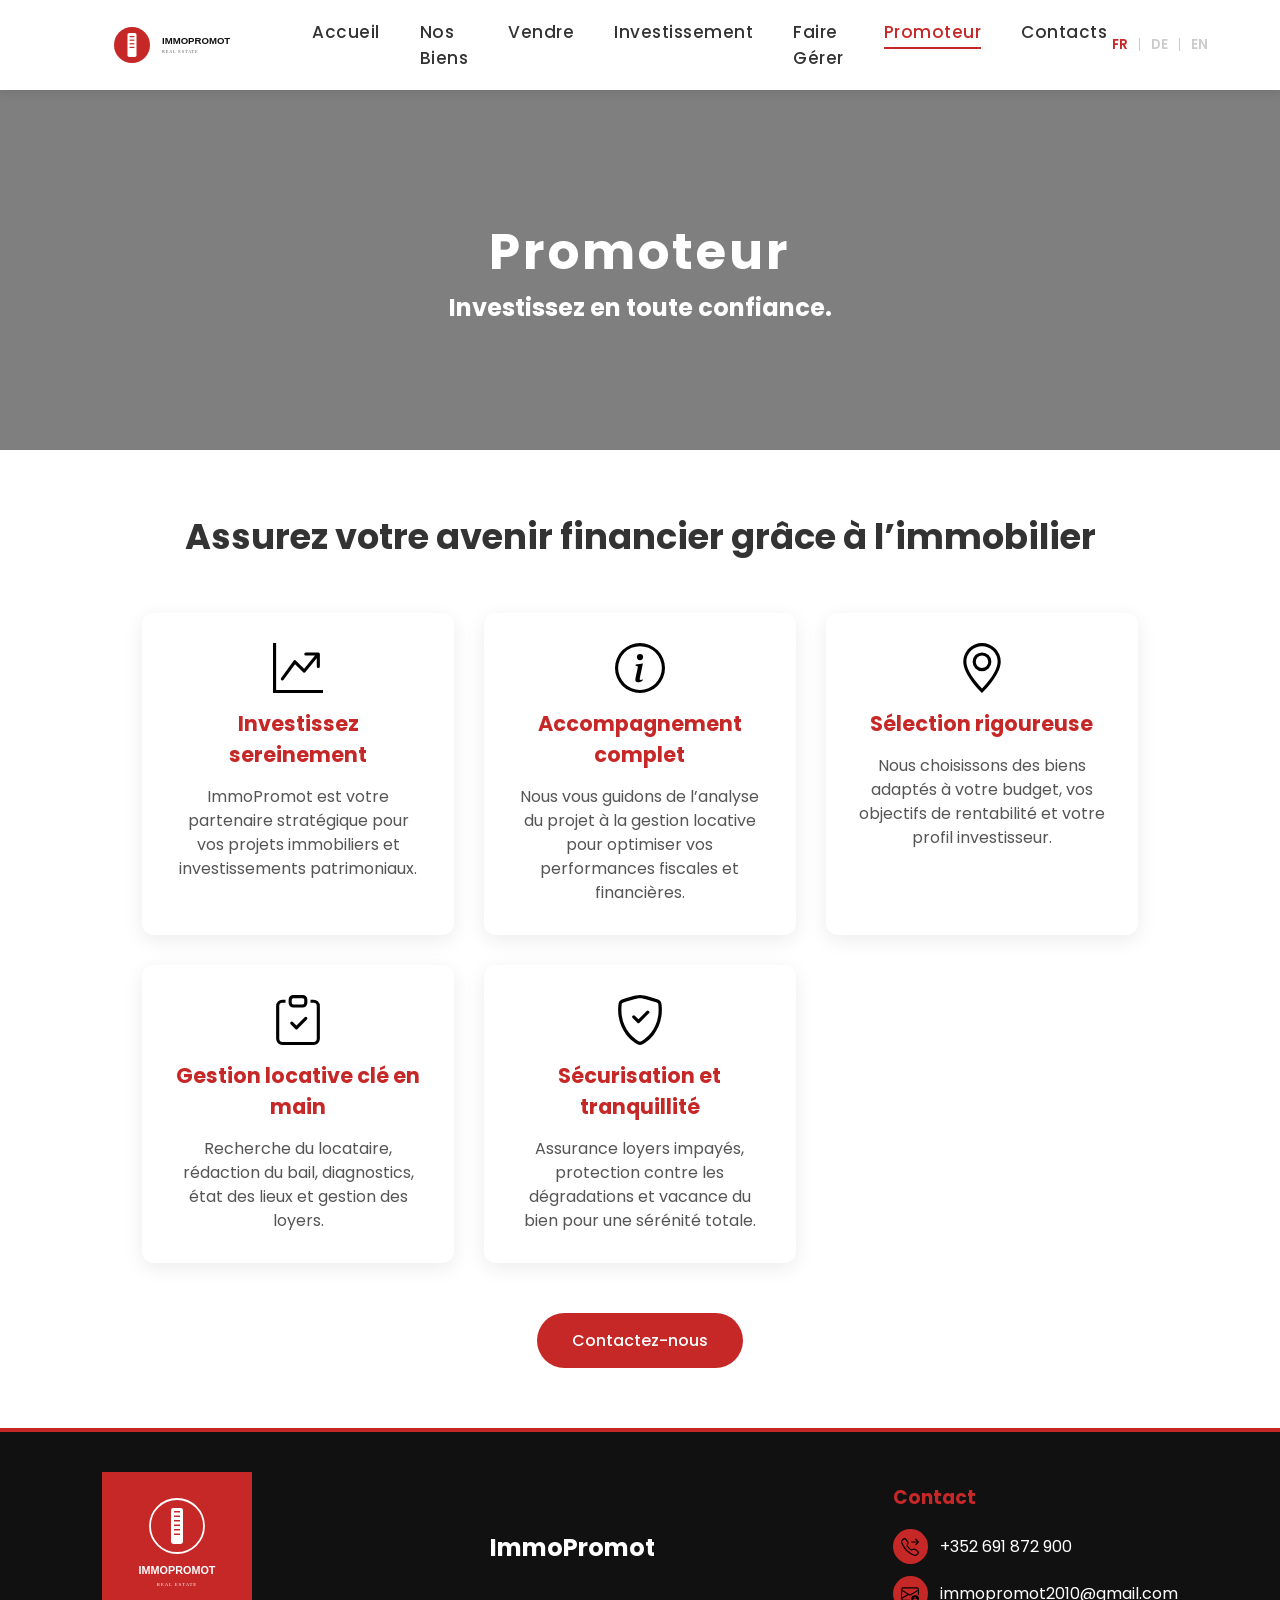
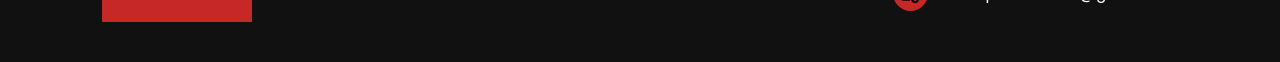
<file: promoteur.html>
<!DOCTYPE html>
<html lang="fr">

<head>
    <meta charset="UTF-8">
    <meta name="viewport" content="width=device-width, initial-scale=1.0">
    <meta name="format-detection" content="telephone=no">
    <title>Promoteur - ImmoPromot</title>
    <link rel="icon" type="image/x-icon" href="./img/favicon.ico">
    <style>
        @import url('https://fonts.googleapis.com/css2?family=Poppins:wght@300;400;500;600&display=swap');

        /* Style de base */
        * {
            margin: 0;
            padding: 0;
            box-sizing: border-box;
            font-family: "Poppins", sans-serif;
        }

        body,
        html {
            width: 100%;
            background: #fff;
            color: #333;
        }

        /* Header */
        header {
            display: flex;
            justify-content: space-between;
            align-items: center;
            padding: 15px 8%;
            background: white;
            box-shadow: 0 3px 10px rgba(0, 0, 0, 0.1);
            position: sticky;
            top: 0;
            z-index: 1000;
        }

        #headerlogo {
            height: 60px;
        }

        nav#navmenu ul {
            display: flex;
            list-style: none;
            gap: 40px;
        }

        nav#navmenu a {
            text-decoration: none;
            color: #333;
            font-weight: 500;
            font-size: 17px;
            letter-spacing: 0.5px;
            position: relative;
            transition: 0.3s;
        }

        nav#navmenu a::after {
            content: "";
            position: absolute;
            width: 0%;
            height: 2px;
            background: #c62828;
            left: 0;
            bottom: -5px;
            transition: 0.3s;
        }

        nav#navmenu a:hover::after,
        nav#navmenu .active::after {
            width: 100%;
        }

        nav#navmenu a:hover,
        nav#navmenu .active {
            color: #c62828;
        }

        /* Sprach-Switcher Styling */
        .header-controls {
            display: flex;
            align-items: center;
            gap: 20px;
        }

        .lang-switcher {
            display: flex;
            align-items: center;
            gap: 5px;
            font-weight: 600;
            font-size: 14px;
        }

        .lang-btn {
            cursor: pointer;
            border: none;
            background: none;
            color: #ccc;
            transition: 0.3s;
            padding: 0 5px;
            font-weight: 600;
        }

        .lang-btn.active {
            color: #c62828;
        }

        .lang-divider {
            color: #ccc;
            font-weight: 300;
        }

        /* Hamburger & Mobile Menu */
        #hamburger {
            display: none;
            flex-direction: column;
            gap: 6px;
            cursor: pointer;
            z-index: 1100;
        }

        #hamburger span {
            width: 28px;
            height: 3px;
            background: #c62828;
            border-radius: 2px;
            transition: 0.4s;
        }

        #hamburger.active span:nth-child(1) {
            transform: rotate(45deg) translate(5px, 5px);
        }

        #hamburger.active span:nth-child(2) {
            opacity: 0;
        }

        #hamburger.active span:nth-child(3) {
            transform: rotate(-45deg) translate(5px, -5px);
        }

        #overlay {
            position: fixed;
            top: 0;
            left: 0;
            width: 100vw;
            height: 100vh;
            background: rgba(0, 0, 0, 0.4);
            opacity: 0;
            pointer-events: none;
            transition: 0.3s;
            z-index: 900;
        }

        #overlay.active {
            opacity: 1;
            pointer-events: auto;
        }

        @media (max-width: 900px) {
            #hamburger {
                display: flex;
            }

            nav#navmenu {
                position: fixed;
                top: 70px;
                left: 0;
                width: 100%;
                background: white;
                max-height: 0;
                overflow: hidden;
                transition: max-height 0.4s ease;
                z-index: 1000;
            }

            nav#navmenu.active {
                max-height: 600px;
                box-shadow: 0 5px 15px rgba(0, 0, 0, 0.1);
            }

            nav#navmenu ul {
                flex-direction: column;
                text-align: center;
                padding: 20px 0;
                gap: 20px;
            }
        }

        /* Hero Background */
        #Background {
            height: 40vh;
            background: linear-gradient(rgba(0, 0, 0, 0.5), rgba(0, 0, 0, 0.5)),
                url("https://images.unsplash.com/photo-1570129477492-45c003edd2be") no-repeat center/cover;
            display: flex;
            flex-direction: column;
            justify-content: center;
            align-items: center;
            text-align: center;
            color: white;
        }

        #Background h1 {
            font-size: 50px;
            letter-spacing: 3px;
        }

        /* Main Content */
        main {
            padding: 60px 8%;
            max-width: 1200px;
            margin: 0 auto;
        }

        h1.main-title {
            text-align: center;
            margin-bottom: 50px;
            font-size: 2.2rem;
            color: #333;
        }

        .invest-blocks {
            display: grid;
            grid-template-columns: repeat(auto-fit, minmax(280px, 1fr));
            gap: 30px;
            justify-items: center;
        }

        .invest-block {
            background: #fff;
            padding: 30px;
            border-radius: 12px;
            box-shadow: 0 5px 20px rgba(0, 0, 0, 0.08);
            transition: all 0.3s ease;
            text-align: center;
            width: 100%;
        }

        .invest-block:hover {
            transform: translateY(-8px);
            box-shadow: 0 10px 30px rgba(0, 0, 0, 0.15);
        }

        .invest-block h2 {
            margin-bottom: 15px;
            color: #c62828;
            font-size: 1.3rem;
        }

        .invest-block p {
            line-height: 1.5;
            color: #555;
        }

        .invest-block img {
            width: 50px;
            height: 50px;
            display: block;
            margin: 0 auto 15px;
        }

        /* Button */
        .contact-button-container {
            text-align: center;
            margin-top: 50px;
        }

        .contact-button {
            background: #c62828;
            color: white;
            text-decoration: none;
            padding: 15px 35px;
            border-radius: 30px;
            font-weight: 500;
            transition: 0.3s;
            display: inline-block;
        }

        .contact-button:hover {
            background: #791a1a;
            transform: translateY(-3px);
            box-shadow: 0 8px 20px rgba(0, 0, 0, 0.2);
        }

        /* Footer */
        footer {
            background: #111;
            color: white;
            padding: 40px 8%;
            display: flex;
            flex-wrap: wrap;
            justify-content: space-between;
            align-items: center;
            border-top: 4px solid #c62828;
        }

        #logofooter {
            max-width: 150px;
        }

        #titlefooter {
            font-size: 24px;
            color: #fff;
        }

        #contact-footer-info {
            display: flex;
            flex-direction: column;
            gap: 12px;
        }

        .footer-item {
            display: flex;
            align-items: center;
            gap: 12px;
        }

        .footer-item p {
            color: white !important;
            margin: 0;
            text-decoration: none;
        }

        .footer-icon {
            width: 35px;
            height: 35px;
            background: #c62828;
            border-radius: 50%;
            display: flex;
            justify-content: center;
            align-items: center;
        }

        .footer-icon img {
            width: 18px;
        }

        @media(max-width:900px) {
            #Background h1 {
                font-size: 35px;
            }

            footer {
                flex-direction: column;
                text-align: center;
                gap: 30px;
            }

            #contact-footer-info {
                align-items: center;
            }

            main {
                padding: 40px 5%;
            }
        }
    </style>
</head>

<body>

    <header>
        <img id="headerlogo" src="./img/new_logo_2.svg" alt="logo" />
        <nav id="navmenu">
            <ul>
                <li><a href="index.html" data-i18n="nav_home">Accueil</a></li>
                <li><a href="acheter_ou_louer.html" data-i18n="nav_acheter">Nos Biens</a></li>
                <li><a href="vendre.html" data-i18n="nav_vendre">Vendre</a></li>
                <li><a href="investissement.html" data-i18n="nav_invest">Investissement</a></li>
                <li><a href="faire_gerer.html" data-i18n="nav_gerer">Faire Gérer</a></li>
                <li><a href="promoteur.html" class="active" data-i18n="nav_promot">Promoteur</a></li>
                <li><a href="contacts.html" data-i18n="nav_contact">Contacts</a></li>
            </ul>
        </nav>

        <div class="header-controls">
            <div class="lang-switcher">
                <button onclick="changeLanguage('fr')" id="lang-fr" class="lang-btn">FR</button>
                <span class="lang-divider">|</span>
                <button onclick="changeLanguage('de')" id="lang-de" class="lang-btn">DE</button>
                <span class="lang-divider">|</span>
                <button onclick="changeLanguage('en')" id="lang-en" class="lang-btn">EN</button>
            </div>
            <div id="hamburger"><span></span><span></span><span></span></div>
        </div>
        <div id="overlay"></div>
    </header>

    <div id="Background">
        <h1 data-i18n="nav_promot">Promoteur</h1>
        <h2 data-i18n="promot_hero_sub">Investissez en toute confiance.</h2>
    </div>

    <main>
        <h1 class="main-title" data-i18n="promot_main_title">Assurez votre avenir financier grâce à l’immobilier</h1>

        <div class="invest-blocks">
            <div class="invest-block">
                <img src="./img/emotik/promoteur/graph-up-arrow.svg" alt="graphik">
                <h2 data-i18n="promot_block1_t">Investissez sereinement</h2>
                <p data-i18n="promot_block1_p">ImmoPromot est votre partenaire stratégique pour vos projets immobiliers et investissements patrimoniaux.</p>
            </div>

            <div class="invest-block">
                <img src="./img/emotik/promoteur/info-circle.svg" alt="info">
                <h2 data-i18n="promot_block2_t">Accompagnement complet</h2>
                <p data-i18n="promot_block2_p">Nous vous guidons de l’analyse du projet à la gestion locative pour optimiser vos performances fiscales et financières.</p>
            </div>

            <div class="invest-block">
                <img src="./img/emotik/promoteur/geo-alt.svg" alt="rigoreuse">
                <h2 data-i18n="promot_block3_t">Sélection rigoureuse</h2>
                <p data-i18n="promot_block3_p">Nous choisissons des biens adaptés à votre budget, vos objectifs de rentabilité et votre profil investisseur.</p>
            </div>

            <div class="invest-block">
                <img src="./img/emotik/promoteur/clipboard-check.svg" alt="gestion">
                <h2 data-i18n="promot_block4_t">Gestion locative clé en main</h2>
                <p data-i18n="promot_block4_p">Recherche du locataire, rédaction du bail, diagnostics, état des lieux et gestion des loyers.</p>
            </div>

            <div class="invest-block">
                <img src="./img/emotik/promoteur/shield-check.svg" alt="secure">
                <h2 data-i18n="promot_block5_t">Sécurisation et tranquillité</h2>
                <p data-i18n="promot_block5_p">Assurance loyers impayés, protection contre les dégradations et vacance du bien pour une sérénité totale.</p>
            </div>
        </div>

        <div class="contact-button-container">
            <a href="contacts.html" class="contact-button" data-i18n="btn_contact_us">Contactez-nous</a>
        </div>
    </main>

    <footer>
        <img id="logofooter" src="./img/new_logo_1.svg" alt="logo" />
        <h2 id="titlefooter">ImmoPromot</h2>
        <div id="contact-footer-info">
            <h3 style="color:#c62828; margin-bottom:5px;" data-i18n="footer_contact_title">Contact</h3>
            <div class="footer-item">
                <div class="footer-icon"><img src="./img/emotik/telephone-forward.svg" alt="tel"></div>
                <p>+352 691 872 900</p>
            </div>
            <div class="footer-item">
                <div class="footer-icon"><img src="./img/emotik/envelope-arrow-down.svg" alt="mail"></div>
                <p>immopromot2010@gmail.com</p>
            </div>
        </div>
    </footer>

    <script>
        const hamburger = document.getElementById("hamburger");
        const nav = document.getElementById("navmenu");
        const overlay = document.getElementById("overlay");

        hamburger.addEventListener("click", () => {
            hamburger.classList.toggle("active");
            nav.classList.toggle("active");
            overlay.classList.toggle("active");
        });

        overlay.addEventListener("click", () => {
            hamburger.classList.remove("active");
            nav.classList.remove("active");
            overlay.classList.remove("active");
        });

        // Translations Logic
        const translations = {
            fr: {
                nav_home: "Accueil",
                nav_acheter: "Nos Biens",
                nav_vendre: "Vendre",
                nav_invest: "Investissement",
                nav_gerer: "Faire Gérer",
                nav_promot: "Promoteur",
                nav_contact: "Contacts",
                promot_hero_sub: "Investissez en toute confiance.",
                promot_main_title: "Assurez votre avenir financier grâce à l’immobilier",
                promot_block1_t: "Investissez sereinement",
                promot_block1_p: "ImmoPromot est votre partenaire stratégique pour vos projets immobiliers et investissements patrimoniaux.",
                promot_block2_t: "Accompagnement complet",
                promot_block2_p: "Nous vous guidons de l’analyse du projet à la gestion locative pour optimiser vos performances fiscales et financières.",
                promot_block3_t: "Sélection rigoureuse",
                promot_block3_p: "Nous choisissons des biens adaptés à votre budget, vos objectifs de rentabilité et votre profil investisseur.",
                promot_block4_t: "Gestion locative clé en main",
                promot_block4_p: "Recherche du locataire, rédaction du bail, diagnostics, état des lieux et gestion des loyers.",
                promot_block5_t: "Sécurisation et tranquillité",
                promot_block5_p: "Assurance loyers impayés, protection contre les dégradations et vacance du bien pour une sérénité totale.",
                btn_contact_us: "Contactez-nous",
                footer_contact_title: "Contact"
            },
            de: {
                nav_home: "Startseite",
                nav_acheter: "Immobilien",
                nav_vendre: "Verkaufen",
                nav_invest: "Investition",
                nav_gerer: "Verwalten lassen",
                nav_promot: "Bauträger",
                nav_contact: "Kontakt",
                promot_hero_sub: "Investieren Sie mit vollem Vertrauen.",
                promot_main_title: "Sichern Sie Ihre finanzielle Zukunft durch Immobilien",
                promot_block1_t: "Ruhig investieren",
                promot_block1_p: "ImmoPromot ist Ihr Audio- und Strategiepartner für Ihre Immobilienprojekte und Vermögensanlagen.",
                promot_block2_t: "Vollständige Begleitung",
                promot_block2_p: "Wir begleiten Sie von der Projektanalyse bis zur Mietverwaltung, um Ihre steuerliche und finanzielle Performance zu optimieren.",
                promot_block3_t: "Strenge Auswahl",
                promot_block3_p: "Wir wählen Immobilien aus, die Ihrem Budget, Ihren Renditezielen und Ihrem Anlegerprofil entsprechen.",
                promot_block4_t: "Schlüsselfertige Mietverwaltung",
                promot_block4_p: "Mietersuche, Mietvertragserstellung, Diagnosen, Bestandsaufnahme und Mietverwaltung.",
                promot_block5_t: "Sicherheit und Ruhe",
                promot_block5_p: "Mietwohnungsausfallversicherung, Schutz vor Schäden und Leerstand für absolute Sorgenfreiheit.",
                btn_contact_us: "Kontaktieren Sie uns",
                footer_contact_title: "Kontakt"
            },
            en: {
                nav_home: "Home",
                nav_acheter: "Properties",
                nav_vendre: "Sell",
                nav_invest: "Investment",
                nav_gerer: "Management",
                nav_promot: "Developer",
                nav_contact: "Contact",
                promot_hero_sub: "Invest with confidence.",
                promot_main_title: "Secure your financial future through real estate",
                promot_block1_t: "Invest Peacefully",
                promot_block1_p: "ImmoPromot is your strategic partner for your real estate projects and wealth investments.",
                promot_block2_t: "Full Support",
                promot_block2_p: "We guide you from project analysis to rental management to optimize your tax and financial performance.",
                promot_block3_t: "Rigorous Selection",
                promot_block3_p: "We choose properties adapted to your budget, profitability goals, and investor profile.",
                promot_block4_t: "Turnkey Rental Management",
                promot_block4_p: "Tenant search, lease drafting, diagnostics, inventory, and rent management.",
                promot_block5_t: "Security & Tranquility",
                promot_block5_p: "Unpaid rent insurance, protection against damage and vacancy for total peace of mind.",
                btn_contact_us: "Contact Us",
                footer_contact_title: "Contact"
            }
        };

        function changeLanguage(lang) {
            localStorage.setItem('selectedLanguage', lang);
            applyLanguage();
        }

        function applyLanguage() {
            const lang = localStorage.getItem('selectedLanguage') || 'fr';
            
            // Fix SEO and Crawlers base tag
            document.documentElement.lang = lang;

            document.querySelectorAll('.lang-btn').forEach(btn => {
                btn.classList.toggle('active', btn.id === `lang-${lang}`);
            });
            
            document.querySelectorAll('[data-i18n]').forEach(el => {
                const key = el.getAttribute('data-i18n');
                if (translations[lang] && translations[lang][key]) {
                    el.textContent = translations[lang][key];
                }
            });
        }

        document.addEventListener('DOMContentLoaded', applyLanguage);
    </script>
</body>

</html>
</file>
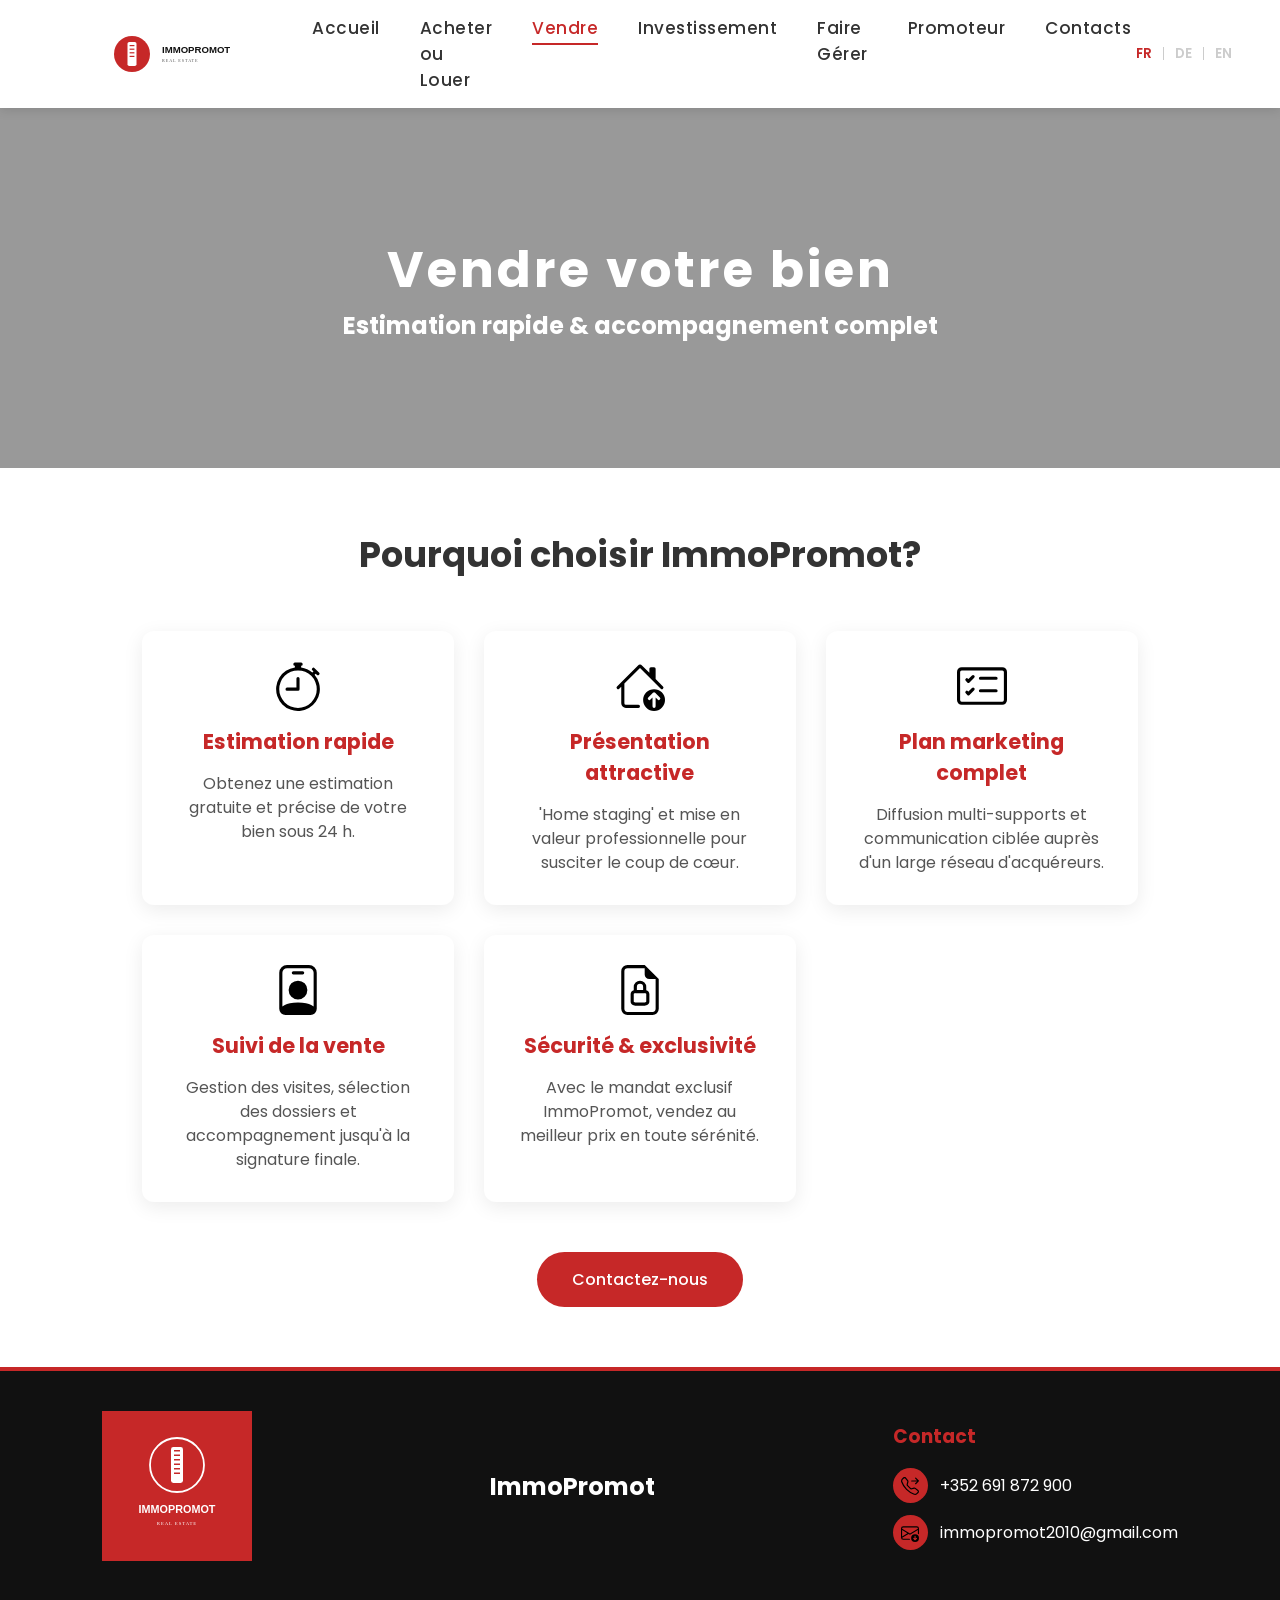
<file: vendre.html>
<!DOCTYPE html>
<html lang="fr">

<head>
    <meta charset="UTF-8">
    <meta name="viewport" content="width=device-width, initial-scale=1.0">
    <meta name="format-detection" content="telephone=no">
    <title>Vendre - ImmoPromot</title>
    <link rel="icon" type="image/x-icon" href="./img/favicon.ico">
    <style>
        @import url('https://fonts.googleapis.com/css2?family=Poppins:wght@300;400;500;600&display=swap');

        /* Style de base */
        * {
            margin: 0;
            padding: 0;
            box-sizing: border-box;
            font-family: "Poppins", sans-serif;
        }

        body,
        html {
            width: 100%;
            background: #fff;
            color: #333;
        }

        /* Header */
        header {
            display: flex;
            justify-content: space-between;
            align-items: center;
            padding: 15px 8%;
            background: white;
            box-shadow: 0 3px 10px rgba(0, 0, 0, 0.1);
            position: sticky;
            top: 0;
            z-index: 1000;
        }

        #headerlogo {
            height: 60px;
        }

        nav#navmenu ul {
            display: flex;
            list-style: none;
            gap: 40px;
        }

        nav#navmenu a {
            text-decoration: none;
            color: #333;
            font-weight: 500;
            font-size: 17px;
            letter-spacing: 0.5px;
            position: relative;
            transition: 0.3s;
        }

        nav#navmenu a::after {
            content: "";
            position: absolute;
            width: 0%;
            height: 2px;
            background: #c62828;
            left: 0;
            bottom: -5px;
            transition: 0.3s;
        }

        nav#navmenu a:hover::after,
        nav#navmenu .active::after {
            width: 100%;
        }

        nav#navmenu a:hover,
        nav#navmenu .active {
            color: #c62828;
        }

        /* Sprach-Switcher Styling */
        .header-controls {
            display: flex;
            align-items: center;
            gap: 20px;
        }

        .lang-switcher {
            display: flex;
            align-items: center;
            gap: 5px;
            font-weight: 600;
            font-size: 14px;
        }

        .lang-btn {
            cursor: pointer;
            border: none;
            background: none;
            color: #ccc;
            transition: 0.3s;
            padding: 0 5px;
            font-weight: 600;
        }

        .lang-btn.active {
            color: #c62828;
        }

        .lang-divider {
            color: #ccc;
            font-weight: 300;
        }

        /* Hamburger & Mobile Menu */
        #hamburger {
            display: none;
            flex-direction: column;
            gap: 6px;
            cursor: pointer;
            z-index: 1100;
        }

        #hamburger span {
            width: 28px;
            height: 3px;
            background: #c62828;
            border-radius: 2px;
            transition: 0.4s;
        }

        #hamburger.active span:nth-child(1) {
            transform: rotate(45deg) translate(5px, 5px);
        }

        #hamburger.active span:nth-child(2) {
            opacity: 0;
        }

        #hamburger.active span:nth-child(3) {
            transform: rotate(-45deg) translate(5px, -5px);
        }

        #overlay {
            position: fixed;
            top: 0;
            left: 0;
            width: 100vw;
            height: 100vh;
            background: rgba(0, 0, 0, 0.4);
            opacity: 0;
            pointer-events: none;
            transition: 0.3s;
            z-index: 900;
        }

        #overlay.active {
            opacity: 1;
            pointer-events: auto;
        }

        @media (max-width: 900px) {
            #hamburger {
                display: flex;
            }

            nav#navmenu {
                position: fixed;
                top: 70px;
                left: 0;
                width: 100%;
                background: white;
                max-height: 0;
                overflow: hidden;
                transition: max-height 0.4s ease;
                z-index: 1000;
            }

            nav#navmenu.active {
                max-height: 600px;
                box-shadow: 0 5px 15px rgba(0, 0, 0, 0.1);
            }

            nav#navmenu ul {
                flex-direction: column;
                text-align: center;
                padding: 20px 0;
                gap: 20px;
            }
        }

        /* Hero Background */
        #Background {
            height: 40vh;
            background: linear-gradient(rgba(0, 0, 0, 0.4), rgba(0, 0, 0, 0.4)),
                url("https://images.unsplash.com/photo-1560184897-ae75f418493e") no-repeat center/cover;
            display: flex;
            flex-direction: column;
            justify-content: center;
            align-items: center;
            text-align: center;
            color: white;
        }

        #Background h1 {
            font-size: 50px;
            letter-spacing: 3px;
        }

        /* Main Content */
        main {
            padding: 60px 8%;
            max-width: 1200px;
            margin: 0 auto;
        }

        h1.main-title {
            text-align: center;
            margin-bottom: 50px;
            font-size: 2.2rem;
            color: #333;
        }

        .invest-blocks {
            display: grid;
            grid-template-columns: repeat(auto-fit, minmax(280px, 1fr));
            gap: 30px;
            justify-items: center;
        }

        .invest-block {
            background: #fff;
            padding: 30px;
            border-radius: 12px;
            box-shadow: 0 5px 20px rgba(0, 0, 0, 0.08);
            transition: all 0.3s ease;
            text-align: center;
            width: 100%;
        }

        .invest-block:hover {
            transform: translateY(-8px);
            box-shadow: 0 10px 30px rgba(0, 0, 0, 0.15);
        }

        .invest-block h2 {
            margin-bottom: 15px;
            color: #c62828;
            font-size: 1.3rem;
        }

        .invest-block p {
            line-height: 1.5;
            color: #555;
        }

        .invest-block img {
            width: 50px;
            height: 50px;
            display: block;
            margin: 0 auto 15px;
        }

        /* Button */
        .contact-button-container {
            text-align: center;
            margin-top: 50px;
        }

        .contact-button {
            background: #c62828;
            color: white;
            text-decoration: none;
            padding: 15px 35px;
            border-radius: 30px;
            font-weight: 500;
            transition: 0.3s;
            display: inline-block;
        }

        .contact-button:hover {
            background: #8d2b2b;
            transform: translateY(-3px);
            box-shadow: 0 8px 20px rgba(0, 0, 0, 0.2);
        }

        /* Footer */
        footer {
            background: #111;
            color: white;
            padding: 40px 8%;
            display: flex;
            flex-wrap: wrap;
            justify-content: space-between;
            align-items: center;
            border-top: 4px solid #c62828;
        }

        #logofooter {
            max-width: 150px;
        }

        #contact-footer-info {
            display: flex;
            flex-direction: column;
            gap: 12px;
        }

        .footer-item {
            display: flex;
            align-items: center;
            gap: 12px;
        }

        .footer-item p {
            color: white !important;
            margin: 0;
        }

        .footer-icon {
            width: 35px;
            height: 35px;
            background: #c62828;
            border-radius: 50%;
            display: flex;
            justify-content: center;
            align-items: center;
        }

        .footer-icon img {
            width: 18px;
        }

        @media(max-width:900px) {
            #Background h1 {
                font-size: 35px;
            }

            footer {
                flex-direction: column;
                text-align: center;
                gap: 30px;
            }

            #contact-footer-info {
                align-items: center;
            }
        }
    </style>
</head>

<body>

    <header>
        <img id="headerlogo" src="./img/new_logo_2.svg" alt="logo" />
        <nav id="navmenu">
            <ul>
                <li><a href="index.html" data-i18n="nav_home">Accueil</a></li>
                <li><a href="acheter_ou_louer.html" data-i18n="nav_acheter">Nos Biens</a></li>
                <li><a href="vendre.html" class="active" data-i18n="nav_vendre">Vendre</a></li>
                <li><a href="investissement.html" data-i18n="nav_invest">Investissement</a></li>
                <li><a href="faire_gerer.html" data-i18n="nav_gerer">Faire Gérer</a></li>
                <li><a href="promoteur.html" data-i18n="nav_promot">Promoteur</a></li>
                <li><a href="contacts.html" data-i18n="nav_contact">Contacts</a></li>
            </ul>
        </nav>

        <div class="header-controls">
            <div class="lang-switcher">
                <button onclick="changeLanguage('fr')" id="lang-fr" class="lang-btn">FR</button>
                <span class="lang-divider">|</span>
                <button onclick="changeLanguage('de')" id="lang-de" class="lang-btn">DE</button>
                <span class="lang-divider">|</span>
                <button onclick="changeLanguage('en')" id="lang-en" class="lang-btn">EN</button>
            </div>
            <div id="hamburger"><span></span><span></span><span></span></div>
        </div>
        <div id="overlay"></div>
    </header>

    <div id="Background">
        <h1 data-i18n="vendre_hero_title">Vendre votre bien</h1>
        <h2 data-i18n="vendre_hero_sub">Estimation rapide & accompagnement complet</h2>
    </div>

    <main>
        <h1 class="main-title" data-i18n="vendre_main_title">Pourquoi choisir ImmoPromot?</h1>

        <div class="invest-blocks">
            <div class="invest-block">
                <img src="./img/emotik/vendre/stopwatch.svg" alt="timer">
                <h2 data-i18n="vendre_block1_t">Estimation rapide</h2>
                <p data-i18n="vendre_block1_p">Obtenez une estimation gratuite et précise de votre bien sous 24 h.</p>
            </div>

            <div class="invest-block">
                <img src="./img/emotik/vendre/house-up.svg" alt="house">
                <h2 data-i18n="vendre_block2_t">Présentation attractive</h2>
                <p data-i18n="vendre_block2_p">'Home staging' et mise en valeur professionnelle pour susciter le coup de cœur.</p>
            </div>

            <div class="invest-block">
                <img src="./img/emotik/vendre/card-checklist.svg" alt="marketing">
                <h2 data-i18n="vendre_block3_t">Plan marketing complet</h2>
                <p data-i18n="vendre_block3_p">Diffusion multi-supports et communication ciblée auprès d'un large réseau d'acquéreurs.</p>
            </div>

            <div class="invest-block">
                <img src="./img/emotik/vendre/person-badge.svg" alt="follow-up">
                <h2 data-i18n="vendre_block4_t">Suivi de la vente</h2>
                <p data-i18n="vendre_block4_p">Gestion des visites, sélection des dossiers et accompagnement jusqu'à la signature finale.</p>
            </div>

            <div class="invest-block">
                <img src="./img/emotik/vendre/file-earmark-lock.svg" alt="security">
                <h2 data-i18n="vendre_block5_t">Sécurité & exclusivité</h2>
                <p data-i18n="vendre_block5_p">Avec le mandat exclusif ImmoPromot, vendez au meilleur prix en toute sérénité.</p>
            </div>
        </div>

        <div class="contact-button-container">
            <a href="contacts.html" class="contact-button" data-i18n="btn_contact_us">Contactez-nous</a>
        </div>
    </main>

    <footer>
        <img id="logofooter" src="./img/new_logo_1.svg" alt="logo" />
        <h2 id="titlefooter">ImmoPromot</h2>
        <div id="contact-footer-info">
            <h3 style="color:#c62828; margin-bottom:5px;" data-i18n="footer_contact_title">Contact</h3>
            <div class="footer-item">
                <div class="footer-icon"><img src="./img/emotik/telephone-forward.svg" alt="tel"></div>
                <p>+352 691 872 900</p>
            </div>
            <div class="footer-item">
                <div class="footer-icon"><img src="./img/emotik/envelope-arrow-down.svg" alt="mail"></div>
                <p>immopromot2010@gmail.com</p>
            </div>
        </div>
    </footer>

    <script>
        const hamburger = document.getElementById("hamburger");
        const nav = document.getElementById("navmenu");
        const overlay = document.getElementById("overlay");

        hamburger.addEventListener("click", () => {
            hamburger.classList.toggle("active");
            nav.classList.toggle("active");
            overlay.classList.toggle("active");
        });

        overlay.addEventListener("click", () => {
            hamburger.classList.remove("active");
            nav.classList.remove("active");
            overlay.classList.remove("active");
        });

        const translations = {
            fr: {
                nav_home: "Accueil",
                nav_acheter: "Acheter ou Louer",
                nav_vendre: "Vendre",
                nav_invest: "Investissement",
                nav_gerer: "Faire Gérer",
                nav_promot: "Promoteur",
                nav_contact: "Contacts",
                vendre_hero_title: "Vendre votre bien",
                vendre_hero_sub: "Estimation rapide & accompagnement complet",
                vendre_main_title: "Pourquoi choisir ImmoPromot?",
                vendre_block1_t: "Estimation rapide",
                vendre_block1_p: "Obtenez une estimation gratuite et précise de votre bien sous 24 h.",
                vendre_block2_t: "Présentation attractive",
                vendre_block2_p: "'Home staging' et mise en valeur professionnelle pour susciter le coup de cœur.",
                vendre_block3_t: "Plan marketing complet",
                vendre_block3_p: "Diffusion multi-supports et communication ciblée auprès d'un large réseau d'acquéreurs.",
                vendre_block4_t: "Suivi de la vente",
                vendre_block4_p: "Gestion des visites, sélection des dossiers et accompagnement jusqu'à la signature finale.",
                vendre_block5_t: "Sécurité & exclusivité",
                vendre_block5_p: "Avec le mandat exclusif ImmoPromot, vendez au meilleur prix en toute sérénité.",
                btn_contact_us: "Contactez-nous",
                footer_contact_title: "Contact"
            },
            de: {
                nav_home: "Startseite",
                nav_acheter: "Kaufen oder Mieten",
                nav_vendre: "Verkaufen",
                nav_invest: "Investition",
                nav_gerer: "Verwalten lassen",
                nav_promot: "Bauträger",
                nav_contact: "Kontakt",
                vendre_hero_title: "Ihre Immobilie verkaufen",
                vendre_hero_sub: "Schnelle Bewertung & umfassende Begleitung",
                vendre_main_title: "Warum ImmoPromot wählen?",
                vendre_block1_t: "Schnelle Bewertung",
                vendre_block1_p: "Erhalten Sie innerhalb von 24 Stunden eine kostenlose und präzise Bewertung Ihrer Immobilie.",
                vendre_block2_t: "Attraktive Präsentation",
                vendre_block2_p: "Professionelles 'Home Staging' und Aufwertung, um Begeisterung zu wecken.",
                vendre_block3_t: "Kompletter Marketingplan",
                vendre_block3_p: "Multi-Support-Verbreitung und gezielte Kommunikation an ein großes Netzwerk von Käufern.",
                vendre_block4_t: "Verkaufsbegleitung",
                vendre_block4_p: "Besichtigungsmanagement, Vorauswahl der Interessenten und Begleitung bis zum Notartermin.",
                vendre_block5_t: "Sicherheit & Exklusivität",
                vendre_block5_p: "Mit dem Exklusivmandat von ImmoPromot verkaufen Sie zum besten Preis und völlig sorgenfrei.",
                btn_contact_us: "Kontaktieren Sie uns",
                footer_contact_title: "Kontakt"
            },
            en: {
                nav_home: "Home",
                nav_acheter: "Buy or Rent",
                nav_vendre: "Sell",
                nav_invest: "Investment",
                nav_gerer: "Management",
                nav_promot: "Developer",
                nav_contact: "Contact",
                vendre_hero_title: "Sell your property",
                vendre_hero_sub: "Fast valuation & full support",
                vendre_main_title: "Why choose ImmoPromot?",
                vendre_block1_t: "Fast Valuation",
                vendre_block1_p: "Get a free and accurate valuation of your property within 24 hours.",
                vendre_block2_t: "Attractive Presentation",
                vendre_block2_p: "Professional home staging and enhancement to create a 'wow' effect.",
                vendre_block3_t: "Full Marketing Plan",
                vendre_block3_p: "Multi-channel distribution and targeted communication to a wide network of buyers.",
                vendre_block4_t: "Sales Follow-up",
                vendre_block4_p: "Visit management, applicant screening, and support until the final signature.",
                vendre_block5_t: "Security & Exclusivity",
                vendre_block5_p: "With an exclusive ImmoPromot mandate, sell at the best price with total peace of mind.",
                btn_contact_us: "Contact Us",
                footer_contact_title: "Contact"
            }
        };

        function changeLanguage(lang) {
            localStorage.setItem('selectedLanguage', lang);
            applyLanguage();
        }

        function applyLanguage() {
            const lang = localStorage.getItem('selectedLanguage') || 'fr';
            
            // Sync root language attribute for browser engine/SEO validation
            document.documentElement.lang = lang;

            document.querySelectorAll('.lang-btn').forEach(btn => {
                btn.classList.toggle('active', btn.id === `lang-${lang}`);
            });
            
            document.querySelectorAll('[data-i18n]').forEach(el => {
                const key = el.getAttribute('data-i18n');
                if (translations[lang] && translations[lang][key]) {
                    el.textContent = translations[lang][key];
                }
            });
        }

        document.addEventListener('DOMContentLoaded', applyLanguage);
    </script>
</body>

</html>
</file>
